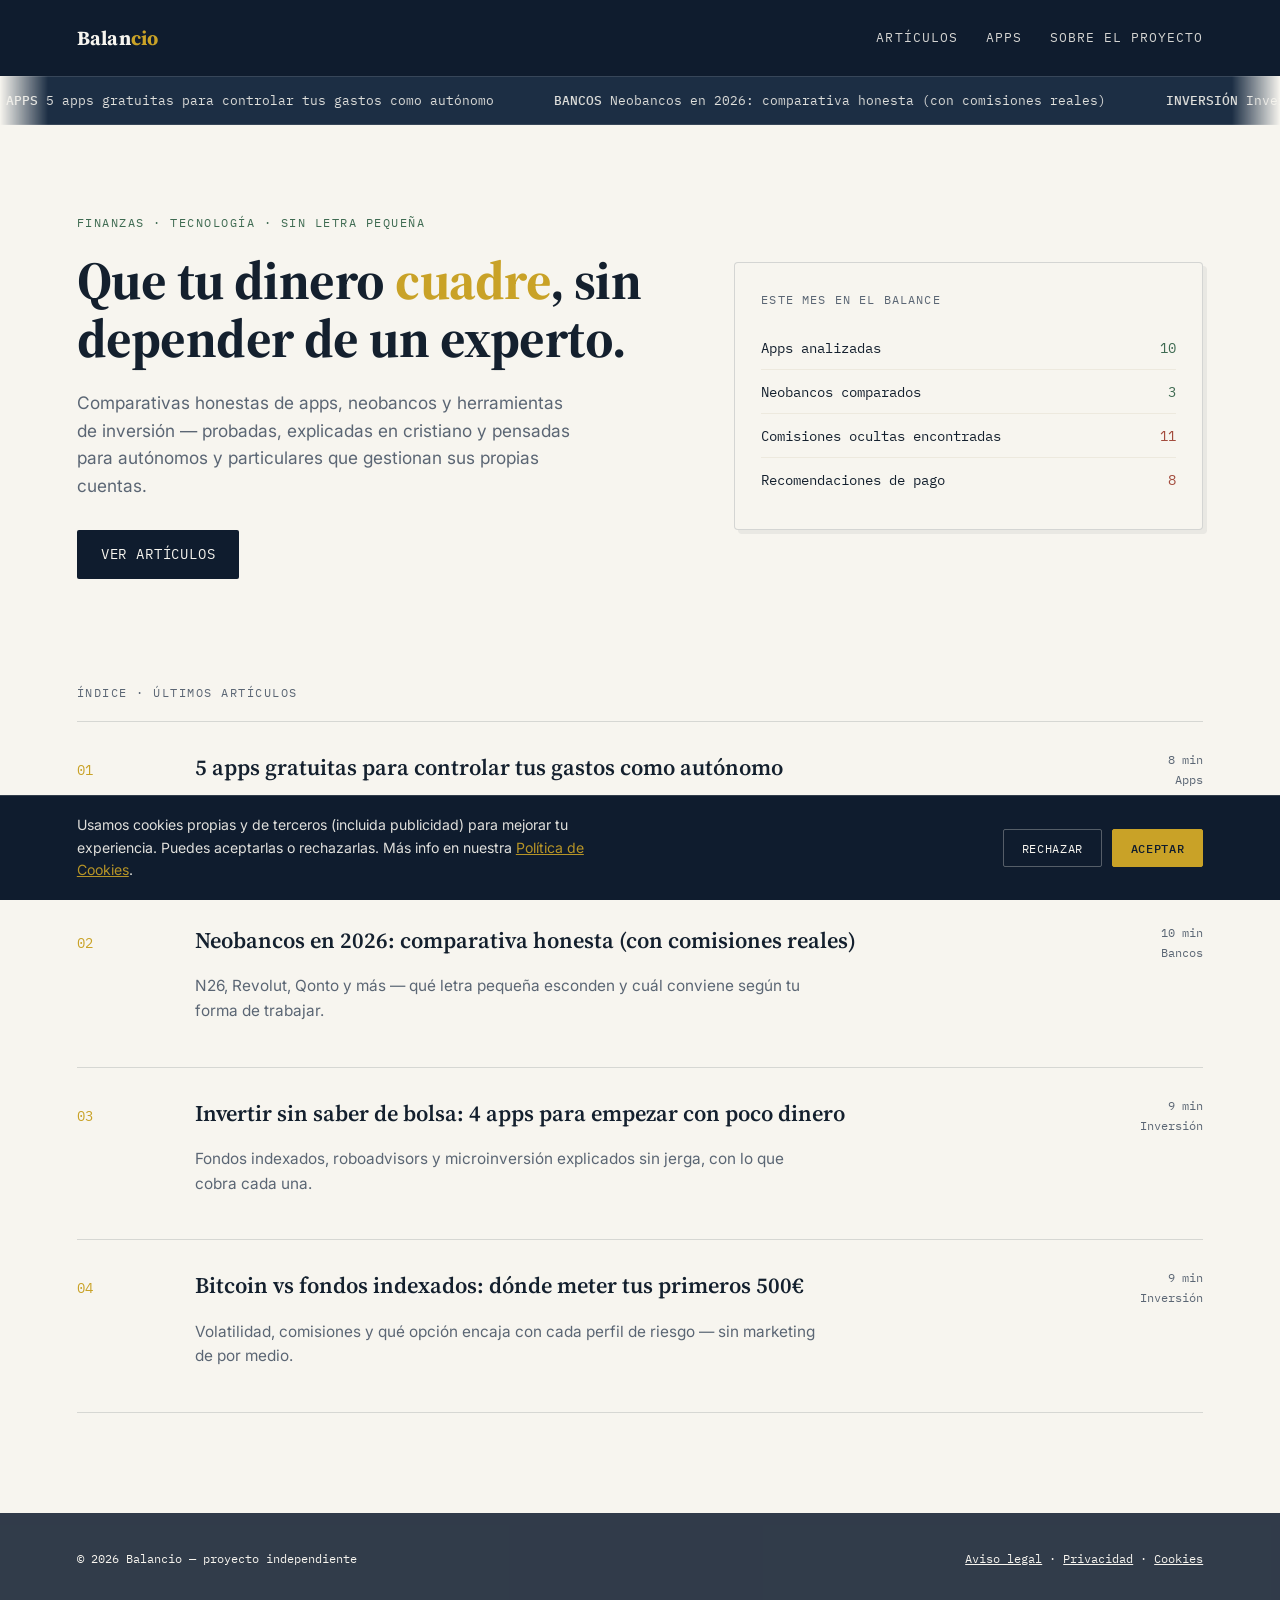
<file: index.html>
<!DOCTYPE html>
<html lang="es">
<head>
<meta charset="UTF-8">
<meta name="viewport" content="width=device-width, initial-scale=1.0">
<title>Balancio — Finanzas y apps sin letra pequeña</title>
<meta name="description" content="Guías, comparativas y reviews honestas de apps de finanzas, ahorro e inversión para autónomos y particulares.">
<meta name="google-site-verification" content="xk7yFLM0-Xu0L5zzfnEkBmetQh_E3vyvd4DlVmJ8Zas" />
<link rel="stylesheet" href="style.css">
<script>document.documentElement.classList.add('has-js');</script>
</head>
<body>

<nav class="nav">
  <a href="index.html" class="nav__logo">Balan<span>cio</span></a>
  <ul class="nav__links">
    <li><a href="#articulos">Artículos</a></li>
    <li><a href="articulos/apps-gastos-autonomos.html">Apps</a></li>
    <li><a href="#sobre-mi">Sobre el proyecto</a></li>
  </ul>
</nav>

<div class="ticker" aria-hidden="true">
  <div class="ticker__track" id="ticker-track"></div>
</div>


<section class="hero">
  <div data-reveal>
    <p class="hero__eyebrow">Finanzas · Tecnología · Sin letra pequeña</p>
    <h1>Que tu dinero <em>cuadre</em>, sin depender de un experto.</h1>
    <p class="lede">Comparativas honestas de apps, neobancos y herramientas de inversión — probadas, explicadas en cristiano y pensadas para autónomos y particulares que gestionan sus propias cuentas.</p>
    <a class="btn" href="#articulos">Ver artículos</a>
  </div>
  <div class="ledger-card" data-reveal style="transition-delay:0.15s">
    <p class="ledger-card__title">Este mes en el balance</p>
    <div class="ledger-row"><span>Apps analizadas</span><span id="stat-apps" class="val up" data-count-to="0">0</span></div>
    <div class="ledger-row"><span>Neobancos comparados</span><span id="stat-neobancos" class="val up" data-count-to="0">0</span></div>
    <div class="ledger-row"><span>Comisiones ocultas encontradas</span><span id="stat-comisiones" class="val down" data-count-to="0">0</span></div>
    <div class="ledger-row"><span>Recomendaciones de pago</span><span id="stat-recomendaciones" class="val down" data-count-to="0">0</span></div>
  </div>
</section>

<p class="section-label" id="articulos">Índice · Últimos artículos</p>
<div class="articles" data-reveal-list>

  <a class="article-row" href="articulos/apps-gastos-autonomos.html">
    <span class="article-row__no">01</span>
    <span>
      <p class="article-row__title">5 apps gratuitas para controlar tus gastos como autónomo</p>
      <p class="article-row__excerpt">Sin hojas de cálculo eternas: qué apps usar según si facturas poco, mucho, o simplemente odias la contabilidad.</p>
    </span>
    <span class="article-row__meta">8 min<br>Apps</span>
  </a>

  <a class="article-row" href="articulos/neobancos-comparativa.html">
    <span class="article-row__no">02</span>
    <span>
      <p class="article-row__title">Neobancos en 2026: comparativa honesta (con comisiones reales)</p>
      <p class="article-row__excerpt">N26, Revolut, Qonto y más — qué letra pequeña esconden y cuál conviene según tu forma de trabajar.</p>
    </span>
    <span class="article-row__meta">10 min<br>Bancos</span>
  </a>

  <a class="article-row" href="articulos/apps-inversion-principiantes.html">
    <span class="article-row__no">03</span>
    <span>
      <p class="article-row__title">Invertir sin saber de bolsa: 4 apps para empezar con poco dinero</p>
      <p class="article-row__excerpt">Fondos indexados, roboadvisors y microinversión explicados sin jerga, con lo que cobra cada una.</p>
    </span>
    <span class="article-row__meta">9 min<br>Inversión</span>
  </a>

  <a class="article-row" href="articulos/bitcoin-vs-fondos-indexados.html">
    <span class="article-row__no">04</span>
    <span>
      <p class="article-row__title">Bitcoin vs fondos indexados: dónde meter tus primeros 500€</p>
      <p class="article-row__excerpt">Volatilidad, comisiones y qué opción encaja con cada perfil de riesgo — sin marketing de por medio.</p>
    </span>
    <span class="article-row__meta">9 min<br>Inversión</span>
  </a>

</div>

<footer id="sobre-mi">
  <span>© 2026 Balancio — proyecto independiente</span>
  <span><a href="legal/aviso-legal.html">Aviso legal</a> · <a href="legal/politica-privacidad.html">Privacidad</a> · <a href="legal/politica-cookies.html">Cookies</a></span>
</footer>

<div class="cookie-banner" id="cookie-banner" hidden>
  <p>Usamos cookies propias y de terceros (incluida publicidad) para mejorar tu experiencia. Puedes aceptarlas o rechazarlas. Más info en nuestra <a href="legal/politica-cookies.html">Política de Cookies</a>.</p>
  <div class="cookie-banner__actions">
    <button class="reject" id="cookie-reject">Rechazar</button>
    <button class="accept" id="cookie-accept">Aceptar</button>
  </div>
</div>
<script src="stats.js"></script>
<script src="cookies.js"></script>
<script src="animations.js"></script>

</body>
</html>
</file>
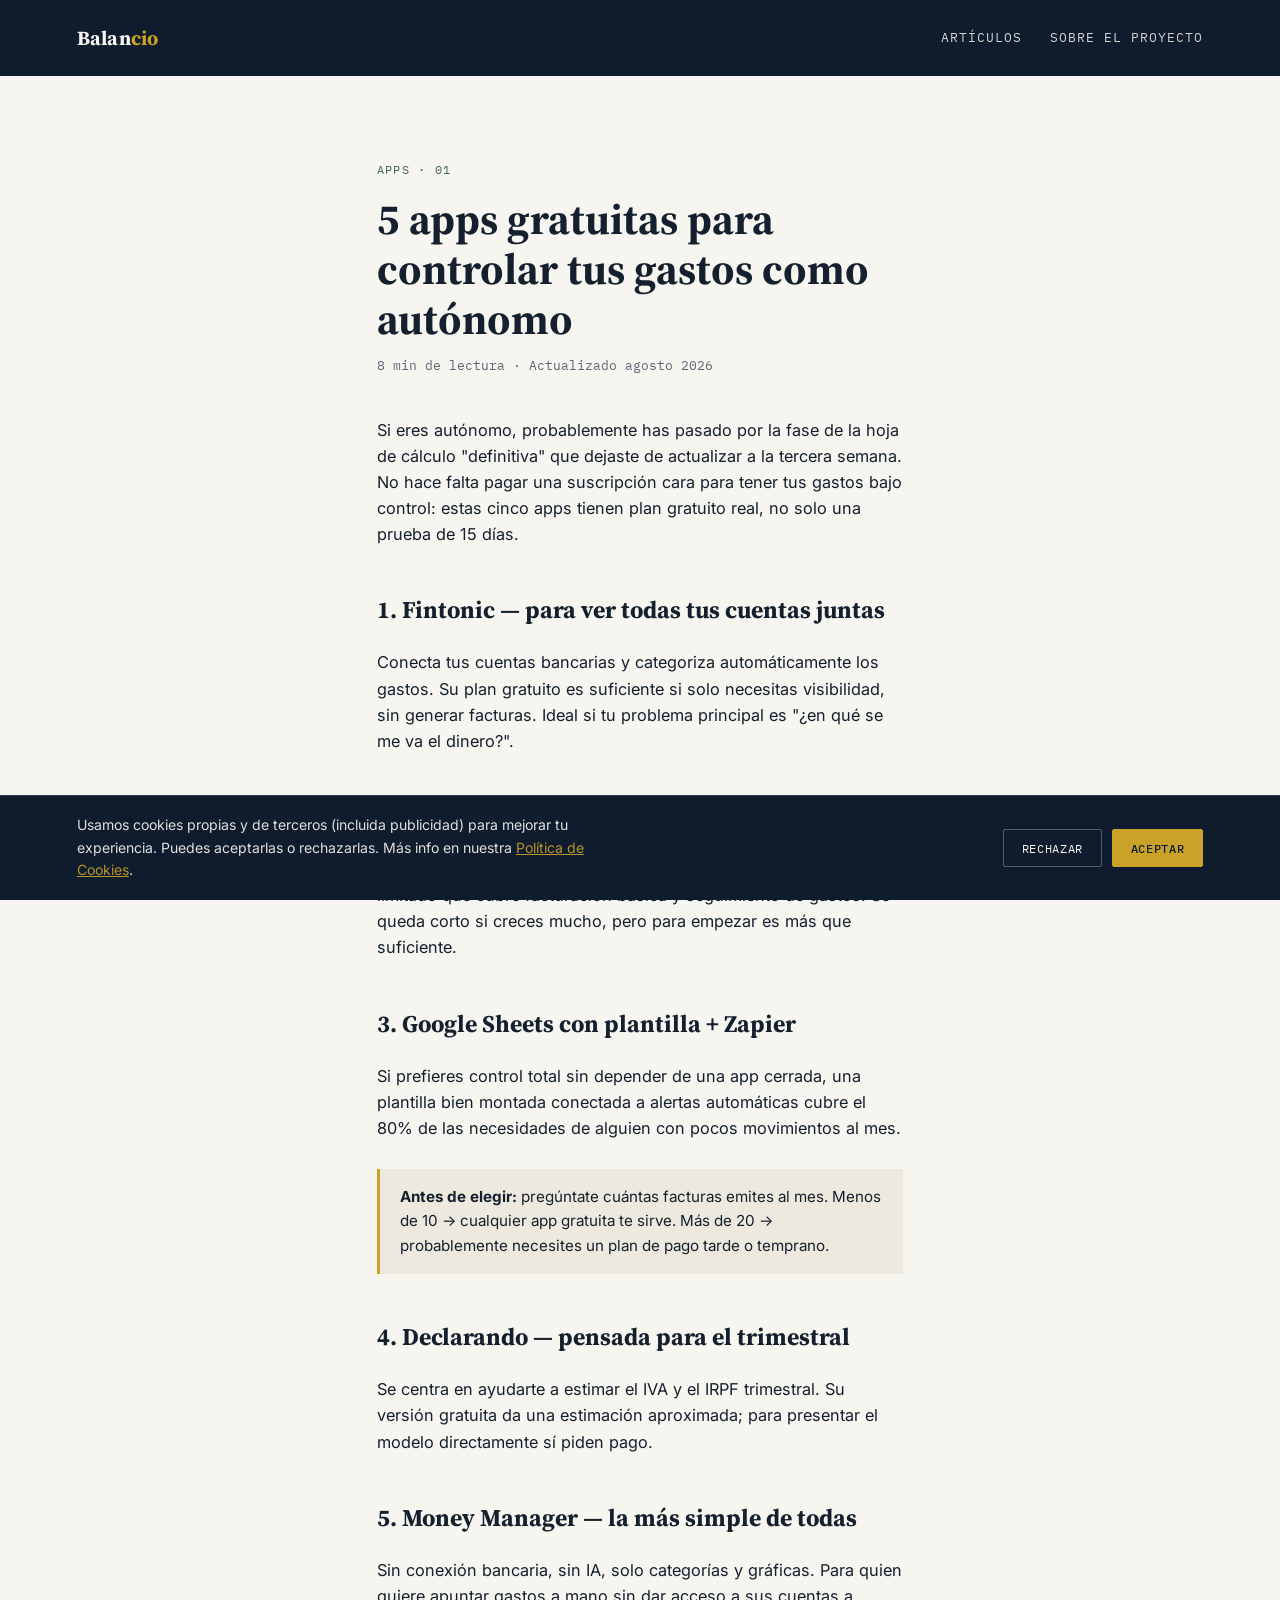
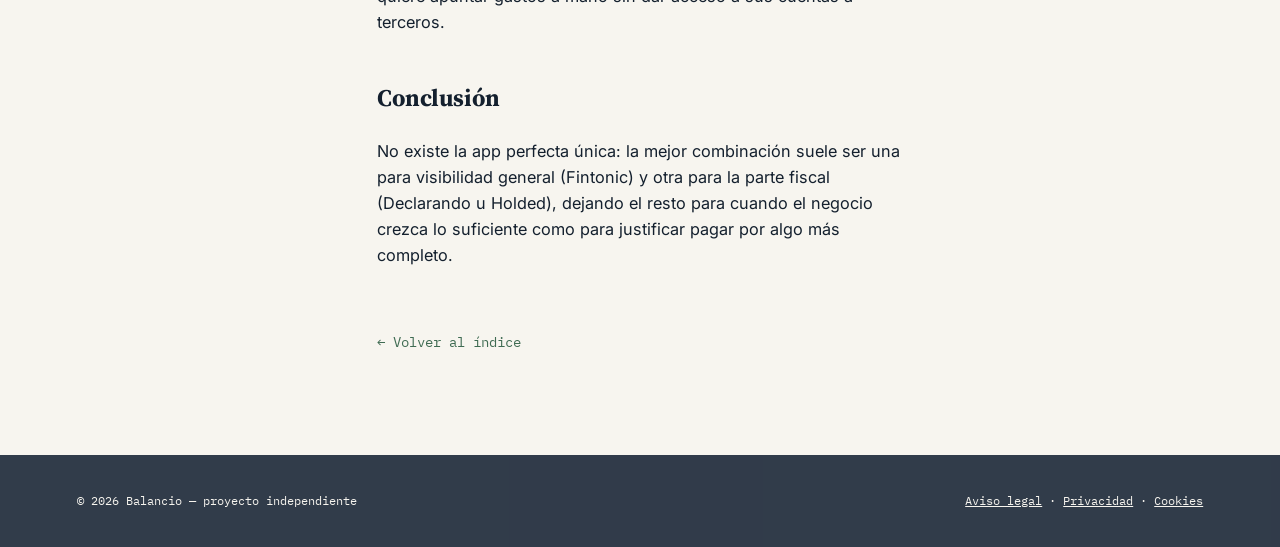
<file: articulos/apps-gastos-autonomos.html>
<!DOCTYPE html>
<html lang="es">
<head>
<meta charset="UTF-8">
<meta name="viewport" content="width=device-width, initial-scale=1.0">
<title>5 apps gratuitas para controlar tus gastos como autónomo — Balancio</title>
<meta name="description" content="Comparativa de apps gratuitas para que un autónomo controle gastos, facturas e IVA sin hojas de cálculo.">
<link rel="stylesheet" href="../style.css">
<script>document.documentElement.classList.add('has-js');</script>
</head>
<body>

<nav class="nav">
  <a href="../index.html" class="nav__logo">Balan<span>cio</span></a>
  <ul class="nav__links">
    <li><a href="../index.html#articulos">Artículos</a></li>
    <li><a href="../index.html#sobre-mi">Sobre el proyecto</a></li>
  </ul>
</nav>

<article class="article-page" data-reveal>
  <p class="eyebrow">Apps · 01</p>
  <h1>5 apps gratuitas para controlar tus gastos como autónomo</h1>
  <p class="meta">8 min de lectura · Actualizado agosto 2026</p>

  <p>Si eres autónomo, probablemente has pasado por la fase de la hoja de cálculo "definitiva" que dejaste de actualizar a la tercera semana. No hace falta pagar una suscripción cara para tener tus gastos bajo control: estas cinco apps tienen plan gratuito real, no solo una prueba de 15 días.</p>

  <h2>1. Fintonic — para ver todas tus cuentas juntas</h2>
  <p>Conecta tus cuentas bancarias y categoriza automáticamente los gastos. Su plan gratuito es suficiente si solo necesitas visibilidad, sin generar facturas. Ideal si tu problema principal es "¿en qué se me va el dinero?".</p>

  <h2>2. Holded — cuando ya facturas a clientes</h2>
  <p>En cuanto empiezas a emitir facturas, Holded tiene un plan gratuito limitado que cubre facturación básica y seguimiento de gastos. Se queda corto si creces mucho, pero para empezar es más que suficiente.</p>

  <h2>3. Google Sheets con plantilla + Zapier</h2>
  <p>Si prefieres control total sin depender de una app cerrada, una plantilla bien montada conectada a alertas automáticas cubre el 80% de las necesidades de alguien con pocos movimientos al mes.</p>

  <div class="callout">
    <strong>Antes de elegir:</strong> pregúntate cuántas facturas emites al mes. Menos de 10 → cualquier app gratuita te sirve. Más de 20 → probablemente necesites un plan de pago tarde o temprano.
  </div>

  <h2>4. Declarando — pensada para el trimestral</h2>
  <p>Se centra en ayudarte a estimar el IVA y el IRPF trimestral. Su versión gratuita da una estimación aproximada; para presentar el modelo directamente sí piden pago.</p>

  <h2>5. Money Manager — la más simple de todas</h2>
  <p>Sin conexión bancaria, sin IA, solo categorías y gráficas. Para quien quiere apuntar gastos a mano sin dar acceso a sus cuentas a terceros.</p>

  <h2>Conclusión</h2>
  <p>No existe la app perfecta única: la mejor combinación suele ser una para visibilidad general (Fintonic) y otra para la parte fiscal (Declarando u Holded), dejando el resto para cuando el negocio crezca lo suficiente como para justificar pagar por algo más completo.</p>

  <a class="back-link" href="../index.html#articulos">← Volver al índice</a>
</article>

<footer>
  <span>© 2026 Balancio — proyecto independiente</span>
  <span><a href="../legal/aviso-legal.html">Aviso legal</a> · <a href="../legal/politica-privacidad.html">Privacidad</a> · <a href="../legal/politica-cookies.html">Cookies</a></span>
</footer>

<div class="cookie-banner" id="cookie-banner" hidden>
  <p>Usamos cookies propias y de terceros (incluida publicidad) para mejorar tu experiencia. Puedes aceptarlas o rechazarlas. Más info en nuestra <a href="../legal/politica-cookies.html">Política de Cookies</a>.</p>
  <div class="cookie-banner__actions">
    <button class="reject" id="cookie-reject">Rechazar</button>
    <button class="accept" id="cookie-accept">Aceptar</button>
  </div>
</div>
<script src="../cookies.js"></script>
<script src="../animations.js"></script>

</body>
</html>
</file>
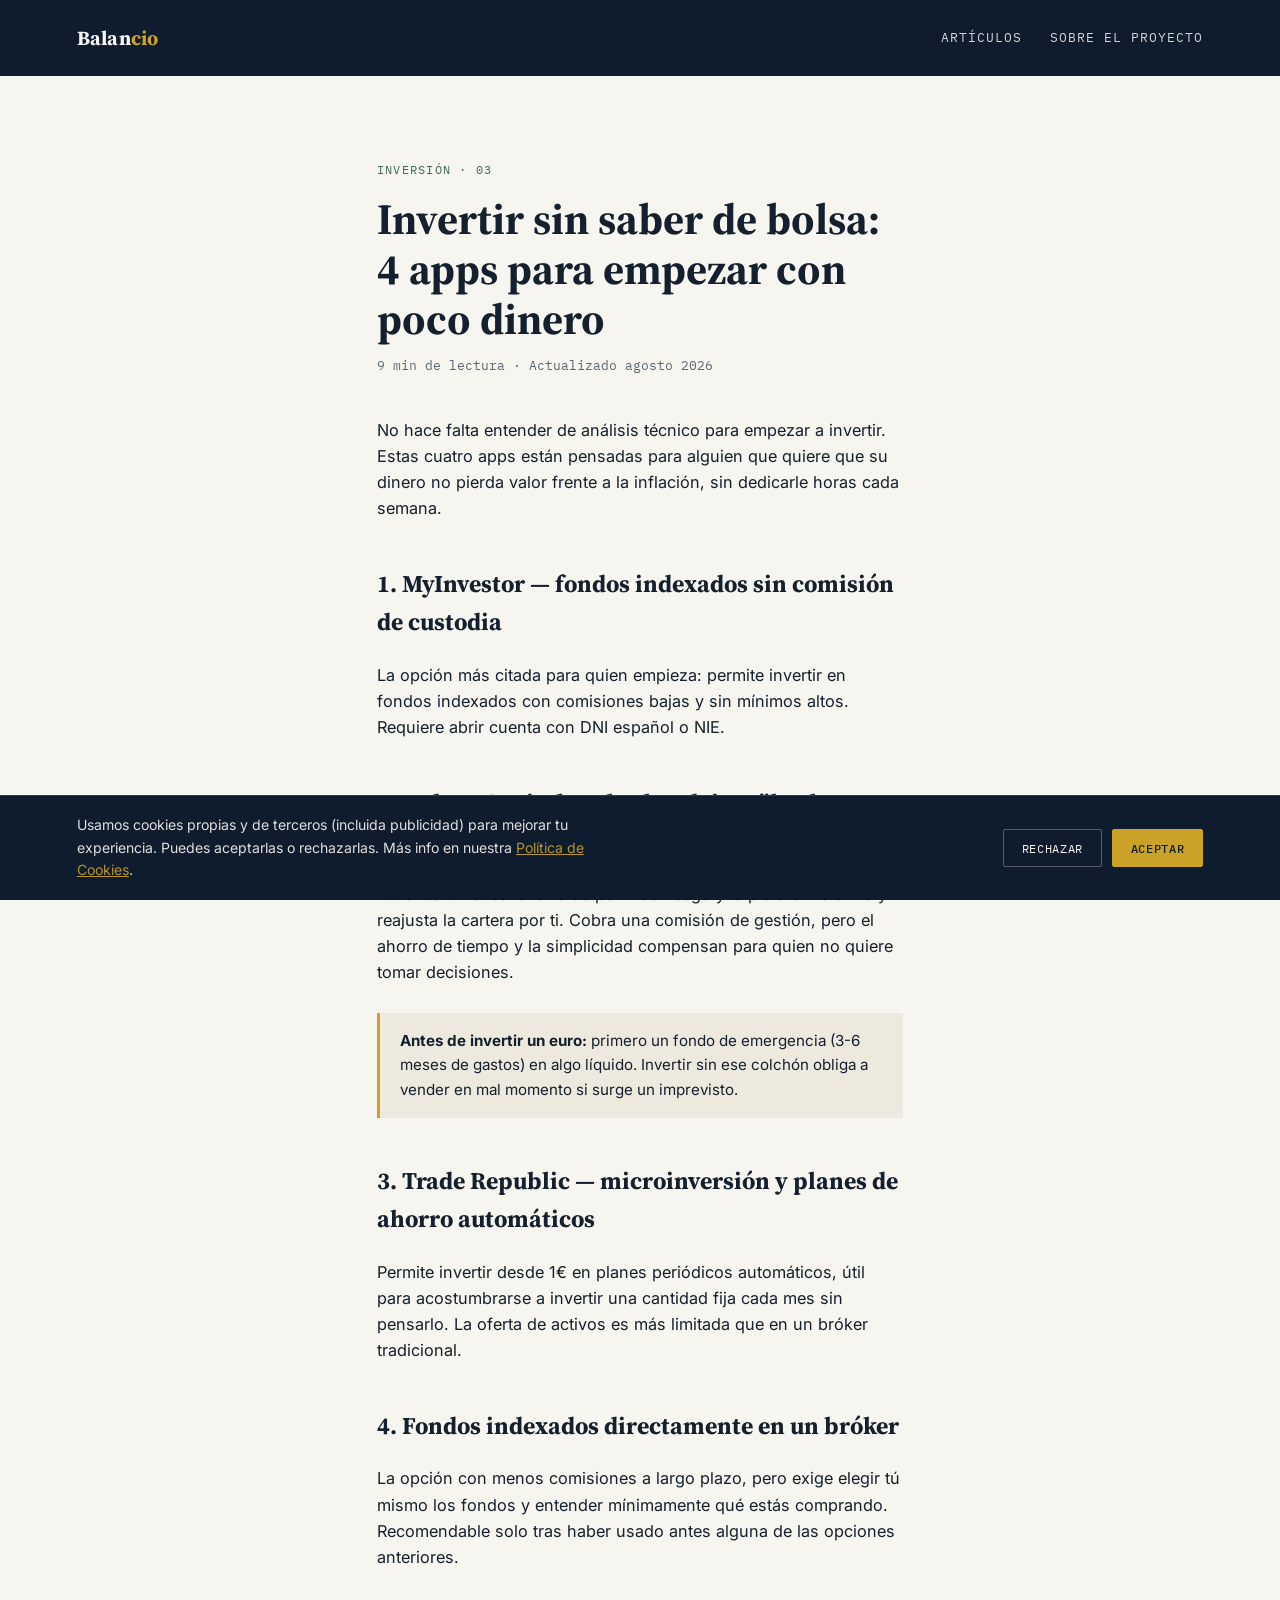
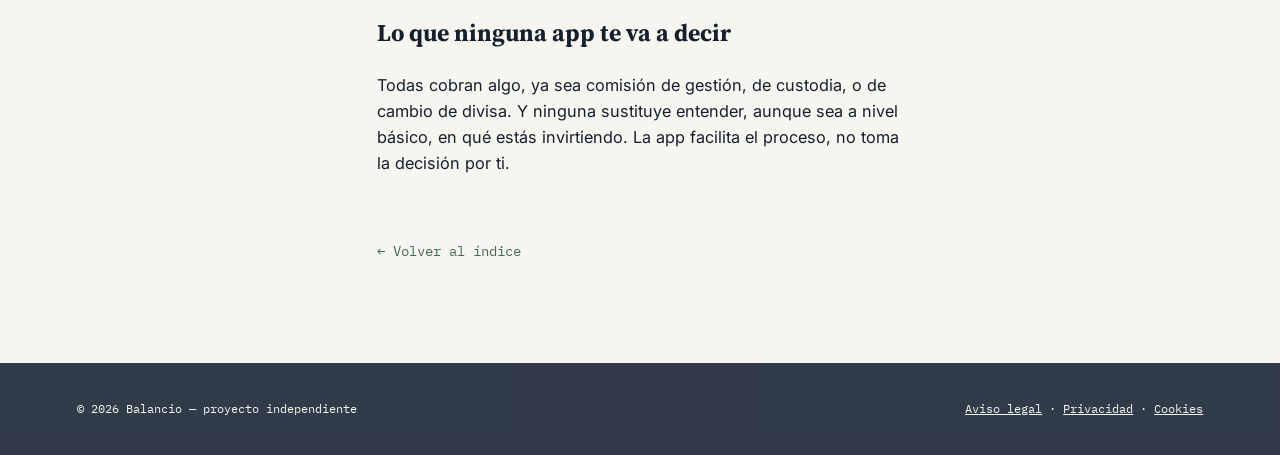
<file: articulos/apps-inversion-principiantes.html>
<!DOCTYPE html>
<html lang="es">
<head>
<meta charset="UTF-8">
<meta name="viewport" content="width=device-width, initial-scale=1.0">
<title>Invertir sin saber de bolsa: 4 apps para empezar — Balancio</title>
<meta name="description" content="Apps de inversión para principiantes: fondos indexados, roboadvisors y microinversión explicados sin jerga.">
<link rel="stylesheet" href="../style.css">
<script>document.documentElement.classList.add('has-js');</script>
</head>
<body>

<nav class="nav">
  <a href="../index.html" class="nav__logo">Balan<span>cio</span></a>
  <ul class="nav__links">
    <li><a href="../index.html#articulos">Artículos</a></li>
    <li><a href="../index.html#sobre-mi">Sobre el proyecto</a></li>
  </ul>
</nav>

<article class="article-page" data-reveal>
  <p class="eyebrow">Inversión · 03</p>
  <h1>Invertir sin saber de bolsa: 4 apps para empezar con poco dinero</h1>
  <p class="meta">9 min de lectura · Actualizado agosto 2026</p>

  <p>No hace falta entender de análisis técnico para empezar a invertir. Estas cuatro apps están pensadas para alguien que quiere que su dinero no pierda valor frente a la inflación, sin dedicarle horas cada semana.</p>

  <h2>1. MyInvestor — fondos indexados sin comisión de custodia</h2>
  <p>La opción más citada para quien empieza: permite invertir en fondos indexados con comisiones bajas y sin mínimos altos. Requiere abrir cuenta con DNI español o NIE.</p>

  <h2>2. Indexa Capital — el roboadvisor "hazlo y olvídate"</h2>
  <p>Rellenas un cuestionario de perfil de riesgo y la plataforma arma y reajusta la cartera por ti. Cobra una comisión de gestión, pero el ahorro de tiempo y la simplicidad compensan para quien no quiere tomar decisiones.</p>

  <div class="callout">
    <strong>Antes de invertir un euro:</strong> primero un fondo de emergencia (3-6 meses de gastos) en algo líquido. Invertir sin ese colchón obliga a vender en mal momento si surge un imprevisto.
  </div>

  <h2>3. Trade Republic — microinversión y planes de ahorro automáticos</h2>
  <p>Permite invertir desde 1€ en planes periódicos automáticos, útil para acostumbrarse a invertir una cantidad fija cada mes sin pensarlo. La oferta de activos es más limitada que en un bróker tradicional.</p>

  <h2>4. Fondos indexados directamente en un bróker</h2>
  <p>La opción con menos comisiones a largo plazo, pero exige elegir tú mismo los fondos y entender mínimamente qué estás comprando. Recomendable solo tras haber usado antes alguna de las opciones anteriores.</p>

  <h2>Lo que ninguna app te va a decir</h2>
  <p>Todas cobran algo, ya sea comisión de gestión, de custodia, o de cambio de divisa. Y ninguna sustituye entender, aunque sea a nivel básico, en qué estás invirtiendo. La app facilita el proceso, no toma la decisión por ti.</p>

  <a class="back-link" href="../index.html#articulos">← Volver al índice</a>
</article>

<footer>
  <span>© 2026 Balancio — proyecto independiente</span>
  <span><a href="../legal/aviso-legal.html">Aviso legal</a> · <a href="../legal/politica-privacidad.html">Privacidad</a> · <a href="../legal/politica-cookies.html">Cookies</a></span>
</footer>

<div class="cookie-banner" id="cookie-banner" hidden>
  <p>Usamos cookies propias y de terceros (incluida publicidad) para mejorar tu experiencia. Puedes aceptarlas o rechazarlas. Más info en nuestra <a href="../legal/politica-cookies.html">Política de Cookies</a>.</p>
  <div class="cookie-banner__actions">
    <button class="reject" id="cookie-reject">Rechazar</button>
    <button class="accept" id="cookie-accept">Aceptar</button>
  </div>
</div>
<script src="../cookies.js"></script>
<script src="../animations.js"></script>

</body>
</html>
</file>
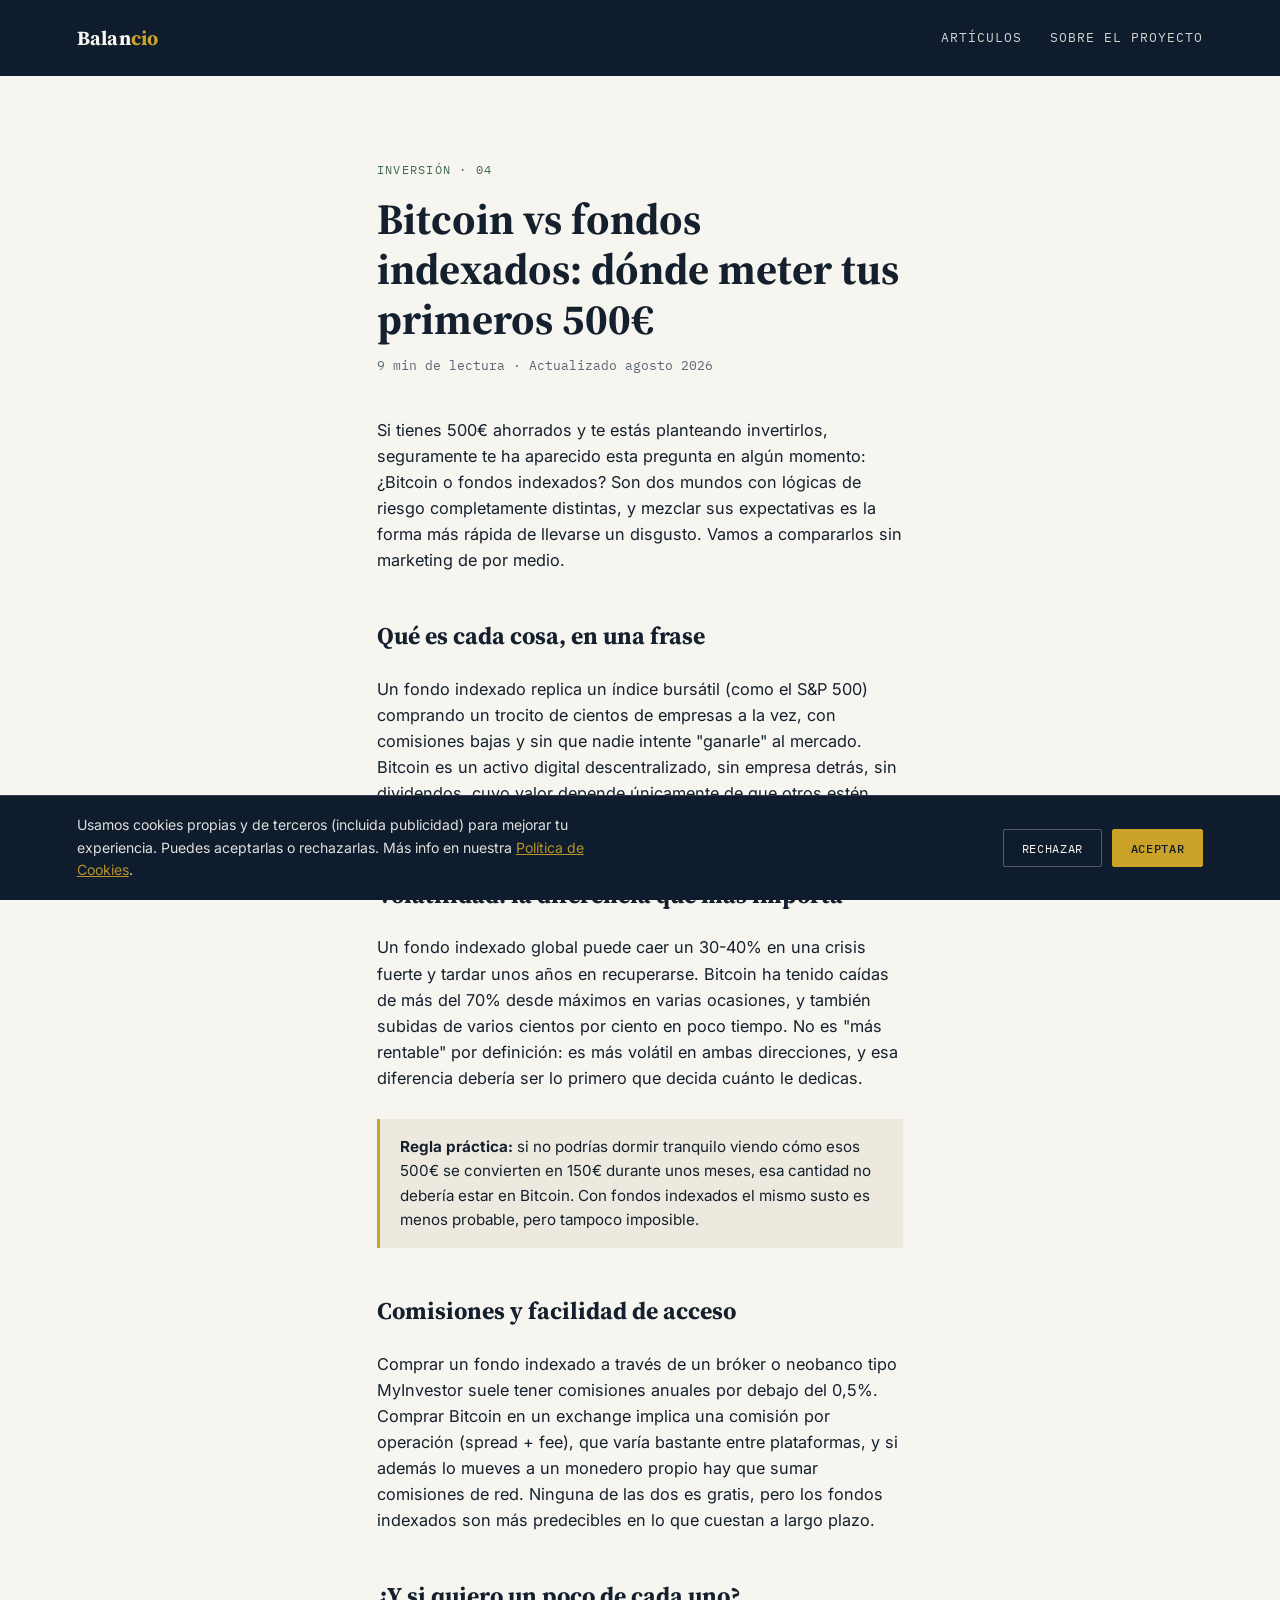
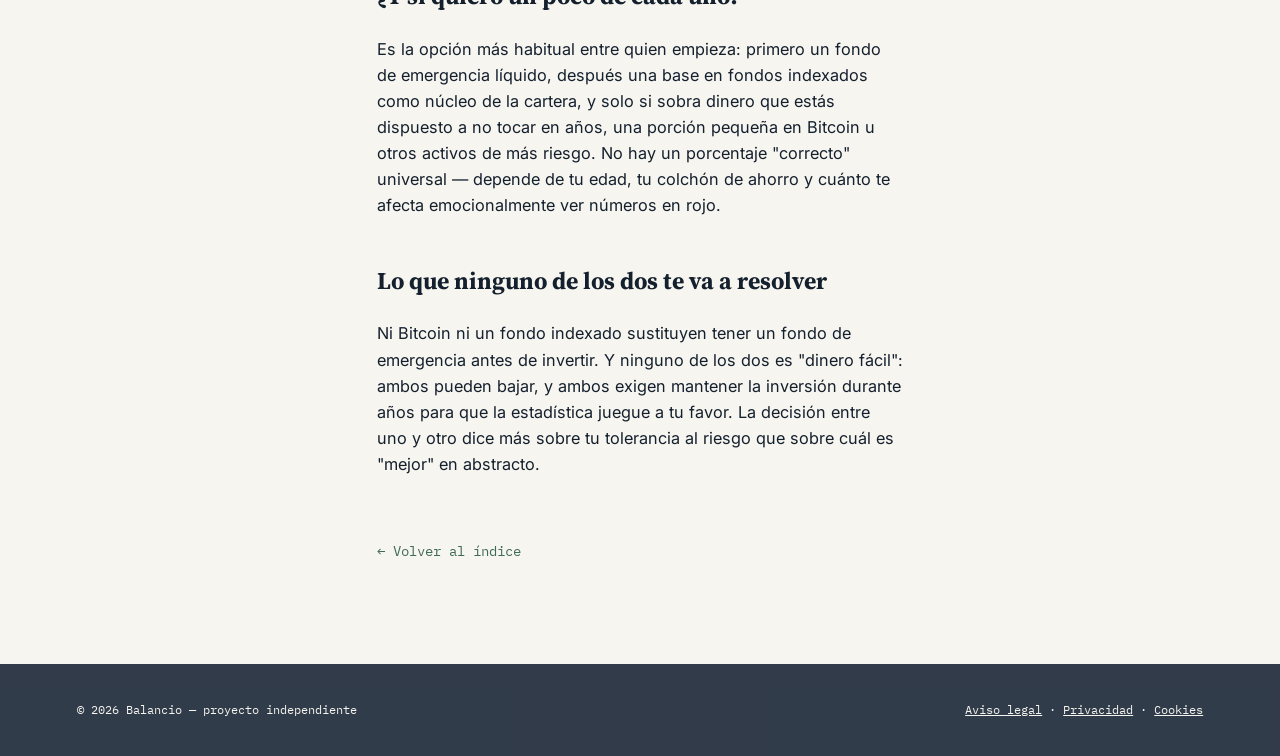
<file: articulos/bitcoin-vs-fondos-indexados.html>
<!DOCTYPE html>
<html lang="es">
<head>
<meta charset="UTF-8">
<meta name="viewport" content="width=device-width, initial-scale=1.0">
<title>Bitcoin vs fondos indexados: dónde meter tus primeros 500€ — Balancio</title>
<meta name="description" content="Comparativa honesta entre Bitcoin y fondos indexados para quien empieza a invertir: volatilidad, comisiones y qué opción encaja con cada perfil.">
<link rel="stylesheet" href="../style.css">
<script>document.documentElement.classList.add('has-js');</script>
</head>
<body>

<nav class="nav">
  <a href="../index.html" class="nav__logo">Balan<span>cio</span></a>
  <ul class="nav__links">
    <li><a href="../index.html#articulos">Artículos</a></li>
    <li><a href="../index.html#sobre-mi">Sobre el proyecto</a></li>
  </ul>
</nav>

<article class="article-page" data-reveal>
  <p class="eyebrow">Inversión · 04</p>
  <h1>Bitcoin vs fondos indexados: dónde meter tus primeros 500€</h1>
  <p class="meta">9 min de lectura · Actualizado agosto 2026</p>

  <p>Si tienes 500€ ahorrados y te estás planteando invertirlos, seguramente te ha aparecido esta pregunta en algún momento: ¿Bitcoin o fondos indexados? Son dos mundos con lógicas de riesgo completamente distintas, y mezclar sus expectativas es la forma más rápida de llevarse un disgusto. Vamos a compararlos sin marketing de por medio.</p>

  <h2>Qué es cada cosa, en una frase</h2>
  <p>Un fondo indexado replica un índice bursátil (como el S&amp;P 500) comprando un trocito de cientos de empresas a la vez, con comisiones bajas y sin que nadie intente "ganarle" al mercado. Bitcoin es un activo digital descentralizado, sin empresa detrás, sin dividendos, cuyo valor depende únicamente de que otros estén dispuestos a pagar más por él en el futuro.</p>

  <h2>Volatilidad: la diferencia que más importa</h2>
  <p>Un fondo indexado global puede caer un 30-40% en una crisis fuerte y tardar unos años en recuperarse. Bitcoin ha tenido caídas de más del 70% desde máximos en varias ocasiones, y también subidas de varios cientos por ciento en poco tiempo. No es "más rentable" por definición: es más volátil en ambas direcciones, y esa diferencia debería ser lo primero que decida cuánto le dedicas.</p>

  <div class="callout">
    <strong>Regla práctica:</strong> si no podrías dormir tranquilo viendo cómo esos 500€ se convierten en 150€ durante unos meses, esa cantidad no debería estar en Bitcoin. Con fondos indexados el mismo susto es menos probable, pero tampoco imposible.
  </div>

  <h2>Comisiones y facilidad de acceso</h2>
  <p>Comprar un fondo indexado a través de un bróker o neobanco tipo MyInvestor suele tener comisiones anuales por debajo del 0,5%. Comprar Bitcoin en un exchange implica una comisión por operación (spread + fee), que varía bastante entre plataformas, y si además lo mueves a un monedero propio hay que sumar comisiones de red. Ninguna de las dos es gratis, pero los fondos indexados son más predecibles en lo que cuestan a largo plazo.</p>

  <h2>¿Y si quiero un poco de cada uno?</h2>
  <p>Es la opción más habitual entre quien empieza: primero un fondo de emergencia líquido, después una base en fondos indexados como núcleo de la cartera, y solo si sobra dinero que estás dispuesto a no tocar en años, una porción pequeña en Bitcoin u otros activos de más riesgo. No hay un porcentaje "correcto" universal — depende de tu edad, tu colchón de ahorro y cuánto te afecta emocionalmente ver números en rojo.</p>

  <h2>Lo que ninguno de los dos te va a resolver</h2>
  <p>Ni Bitcoin ni un fondo indexado sustituyen tener un fondo de emergencia antes de invertir. Y ninguno de los dos es "dinero fácil": ambos pueden bajar, y ambos exigen mantener la inversión durante años para que la estadística juegue a tu favor. La decisión entre uno y otro dice más sobre tu tolerancia al riesgo que sobre cuál es "mejor" en abstracto.</p>

  <a class="back-link" href="../index.html#articulos">← Volver al índice</a>
</article>

<footer>
  <span>© 2026 Balancio — proyecto independiente</span>
  <span><a href="../legal/aviso-legal.html">Aviso legal</a> · <a href="../legal/politica-privacidad.html">Privacidad</a> · <a href="../legal/politica-cookies.html">Cookies</a></span>
</footer>

<div class="cookie-banner" id="cookie-banner" hidden>
  <p>Usamos cookies propias y de terceros (incluida publicidad) para mejorar tu experiencia. Puedes aceptarlas o rechazarlas. Más info en nuestra <a href="../legal/politica-cookies.html">Política de Cookies</a>.</p>
  <div class="cookie-banner__actions">
    <button class="reject" id="cookie-reject">Rechazar</button>
    <button class="accept" id="cookie-accept">Aceptar</button>
  </div>
</div>
<script src="../cookies.js"></script>
<script src="../animations.js"></script>

</body>
</html>
</file>
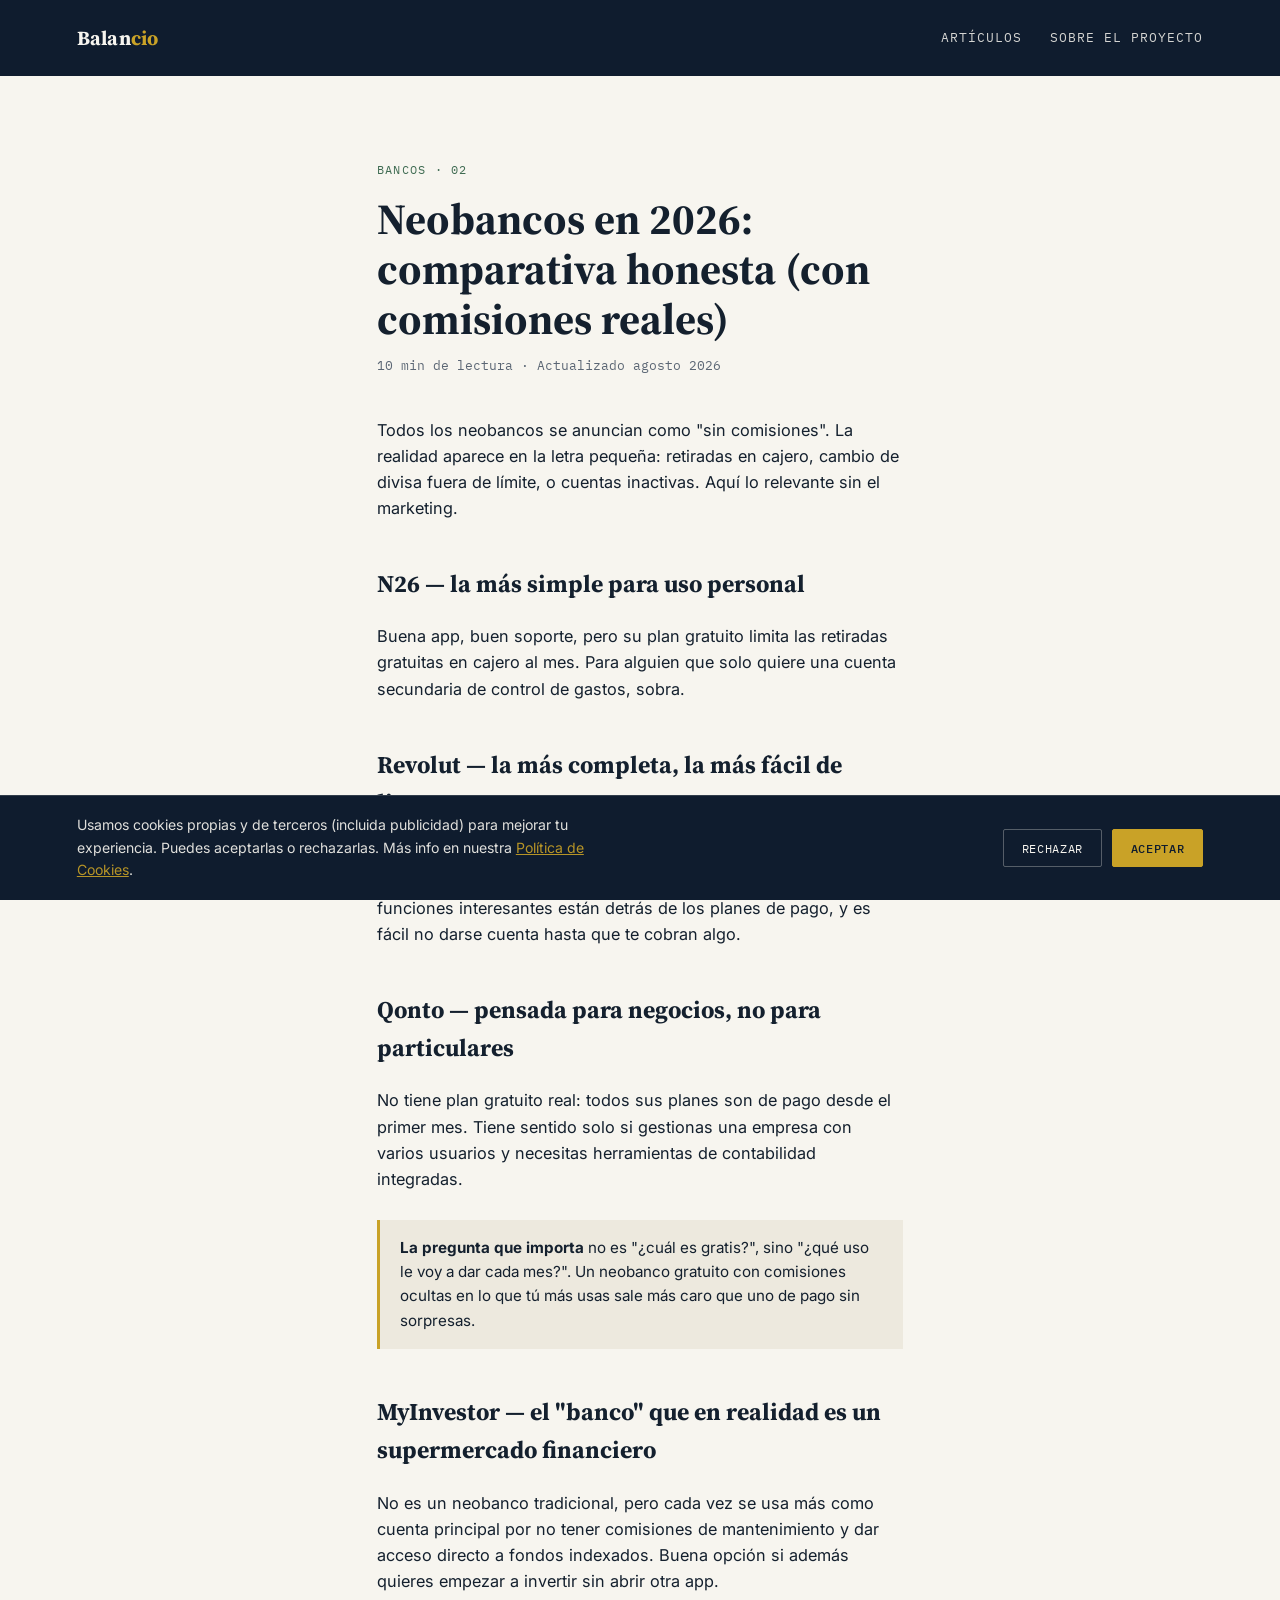
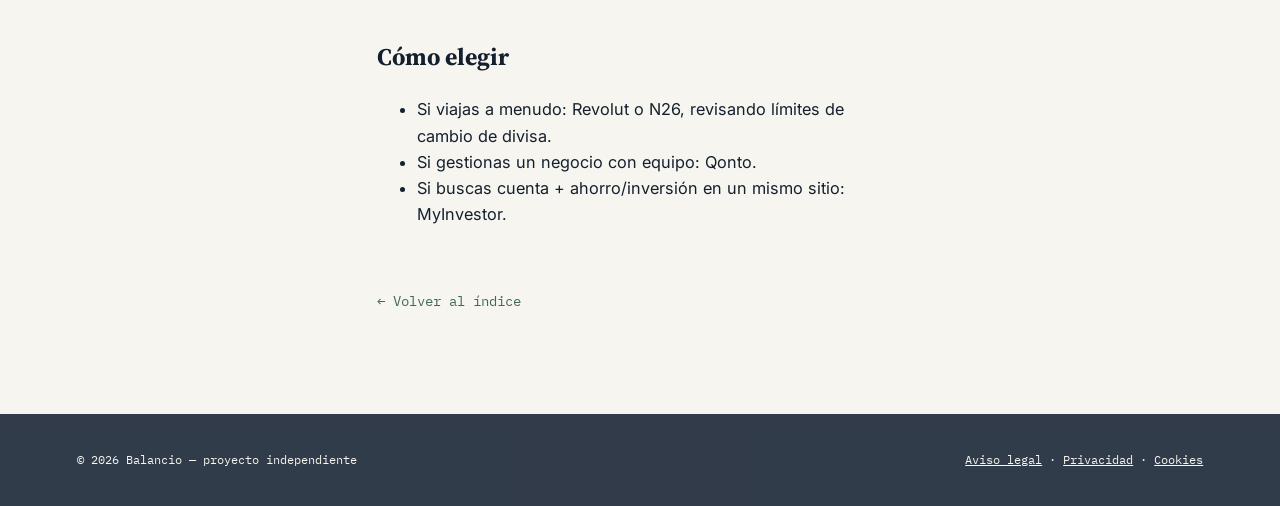
<file: articulos/neobancos-comparativa.html>
<!DOCTYPE html>
<html lang="es">
<head>
<meta charset="UTF-8">
<meta name="viewport" content="width=device-width, initial-scale=1.0">
<title>Neobancos en 2026: comparativa honesta — Balancio</title>
<meta name="description" content="Comparativa de comisiones reales entre N26, Revolut y Qonto para autónomos y particulares.">
<link rel="stylesheet" href="../style.css">
<script>document.documentElement.classList.add('has-js');</script>
</head>
<body>

<nav class="nav">
  <a href="../index.html" class="nav__logo">Balan<span>cio</span></a>
  <ul class="nav__links">
    <li><a href="../index.html#articulos">Artículos</a></li>
    <li><a href="../index.html#sobre-mi">Sobre el proyecto</a></li>
  </ul>
</nav>

<article class="article-page" data-reveal>
  <p class="eyebrow">Bancos · 02</p>
  <h1>Neobancos en 2026: comparativa honesta (con comisiones reales)</h1>
  <p class="meta">10 min de lectura · Actualizado agosto 2026</p>

  <p>Todos los neobancos se anuncian como "sin comisiones". La realidad aparece en la letra pequeña: retiradas en cajero, cambio de divisa fuera de límite, o cuentas inactivas. Aquí lo relevante sin el marketing.</p>

  <h2>N26 — la más simple para uso personal</h2>
  <p>Buena app, buen soporte, pero su plan gratuito limita las retiradas gratuitas en cajero al mes. Para alguien que solo quiere una cuenta secundaria de control de gastos, sobra.</p>

  <h2>Revolut — la más completa, la más fácil de liarse</h2>
  <p>Multidivisa, cripto, acciones fraccionadas, seguros de viaje... todo en la misma app. El plan gratuito es generoso, pero muchas funciones interesantes están detrás de los planes de pago, y es fácil no darse cuenta hasta que te cobran algo.</p>

  <h2>Qonto — pensada para negocios, no para particulares</h2>
  <p>No tiene plan gratuito real: todos sus planes son de pago desde el primer mes. Tiene sentido solo si gestionas una empresa con varios usuarios y necesitas herramientas de contabilidad integradas.</p>

  <div class="callout">
    <strong>La pregunta que importa</strong> no es "¿cuál es gratis?", sino "¿qué uso le voy a dar cada mes?". Un neobanco gratuito con comisiones ocultas en lo que tú más usas sale más caro que uno de pago sin sorpresas.
  </div>

  <h2>MyInvestor — el "banco" que en realidad es un supermercado financiero</h2>
  <p>No es un neobanco tradicional, pero cada vez se usa más como cuenta principal por no tener comisiones de mantenimiento y dar acceso directo a fondos indexados. Buena opción si además quieres empezar a invertir sin abrir otra app.</p>

  <h2>Cómo elegir</h2>
  <ul>
    <li>Si viajas a menudo: Revolut o N26, revisando límites de cambio de divisa.</li>
    <li>Si gestionas un negocio con equipo: Qonto.</li>
    <li>Si buscas cuenta + ahorro/inversión en un mismo sitio: MyInvestor.</li>
  </ul>

  <a class="back-link" href="../index.html#articulos">← Volver al índice</a>
</article>

<footer>
  <span>© 2026 Balancio — proyecto independiente</span>
  <span><a href="../legal/aviso-legal.html">Aviso legal</a> · <a href="../legal/politica-privacidad.html">Privacidad</a> · <a href="../legal/politica-cookies.html">Cookies</a></span>
</footer>

<div class="cookie-banner" id="cookie-banner" hidden>
  <p>Usamos cookies propias y de terceros (incluida publicidad) para mejorar tu experiencia. Puedes aceptarlas o rechazarlas. Más info en nuestra <a href="../legal/politica-cookies.html">Política de Cookies</a>.</p>
  <div class="cookie-banner__actions">
    <button class="reject" id="cookie-reject">Rechazar</button>
    <button class="accept" id="cookie-accept">Aceptar</button>
  </div>
</div>
<script src="../cookies.js"></script>
<script src="../animations.js"></script>

</body>
</html>
</file>
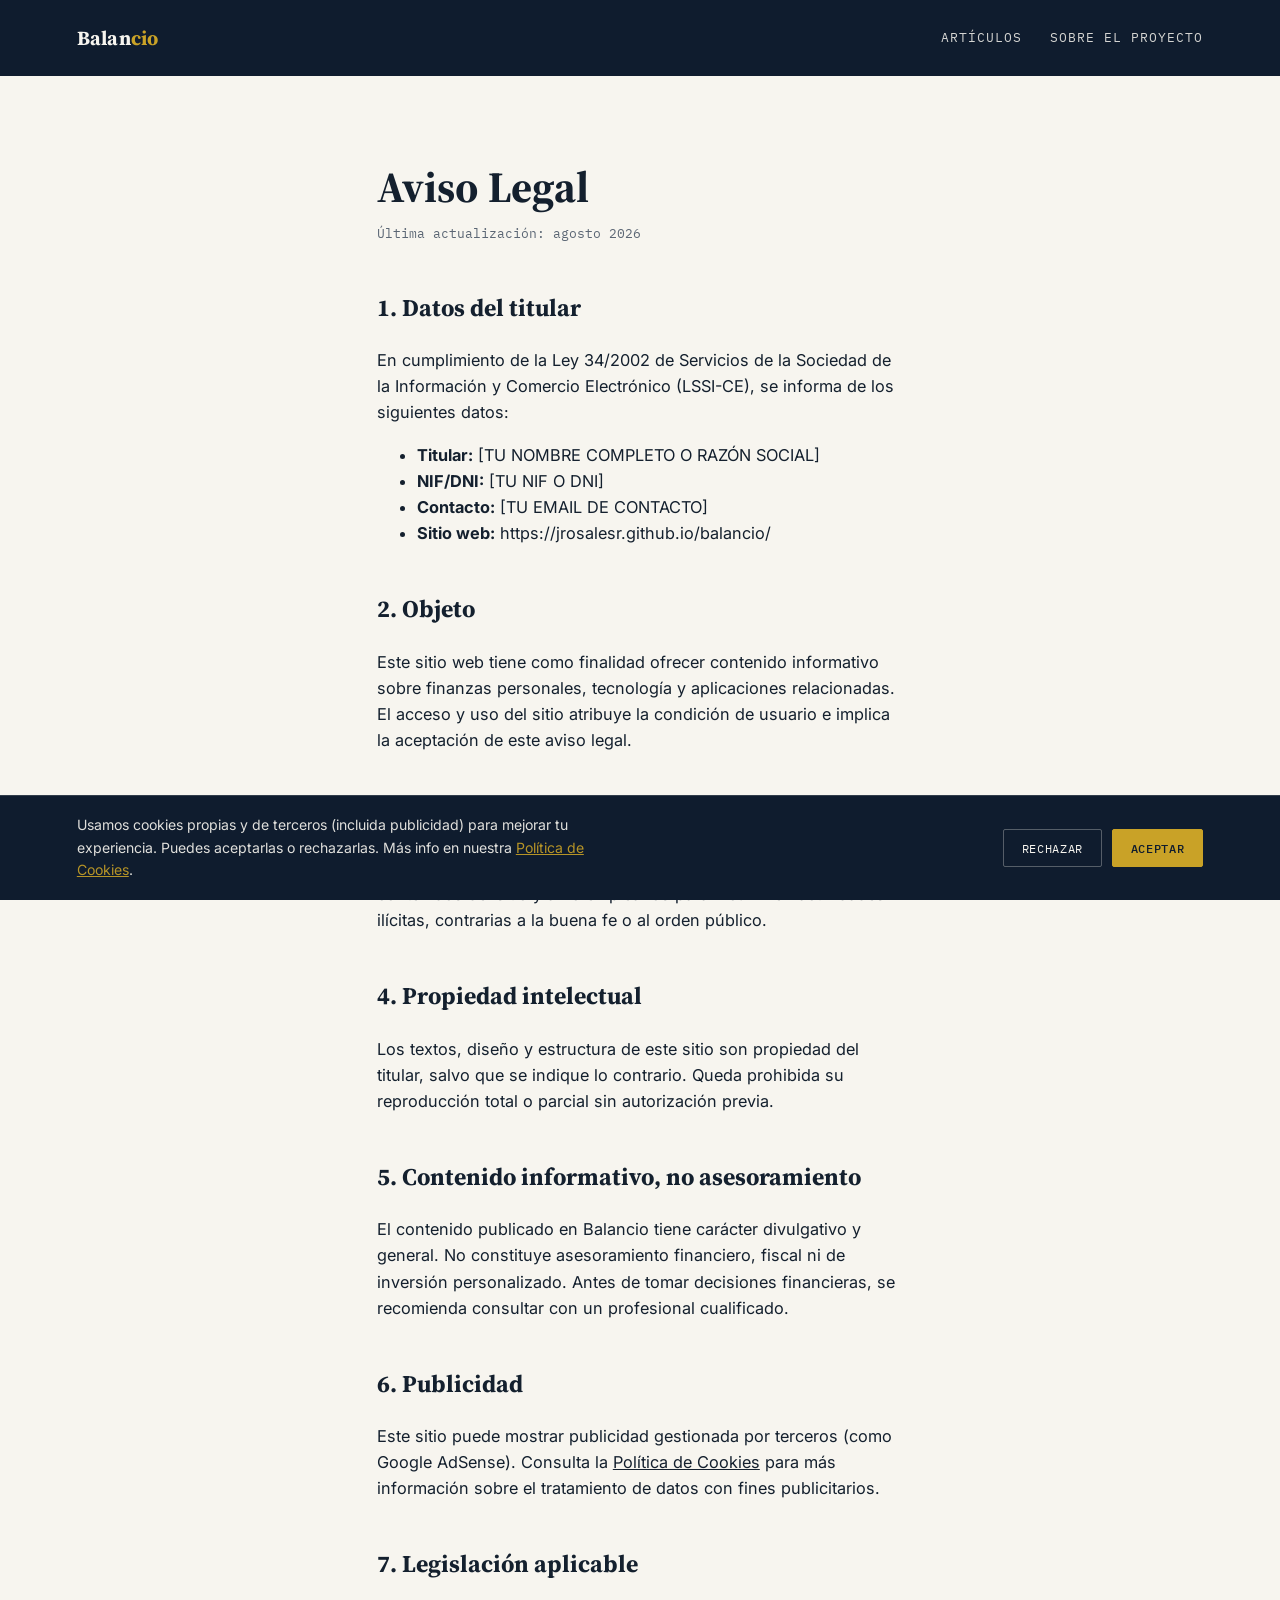
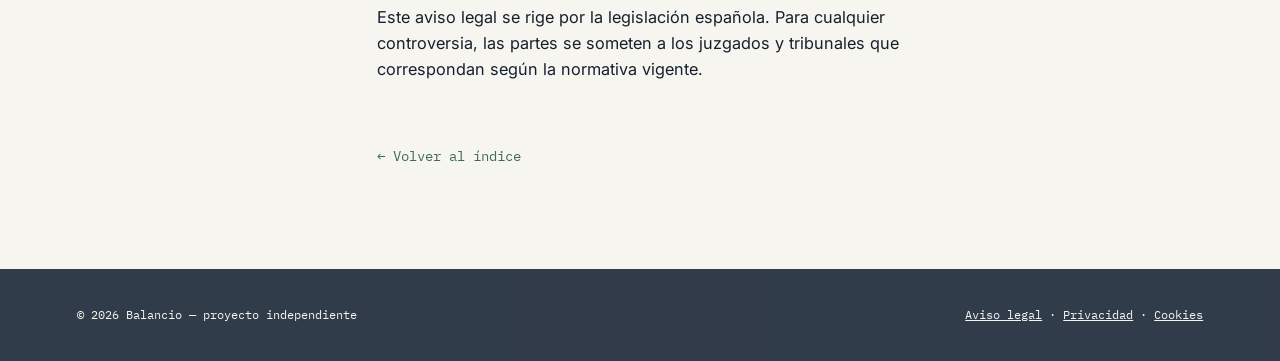
<file: legal/aviso-legal.html>
<!DOCTYPE html>
<html lang="es">
<head>
<meta charset="UTF-8">
<meta name="viewport" content="width=device-width, initial-scale=1.0">
<title>Aviso Legal — Balancio</title>
<meta name="robots" content="noindex">
<link rel="stylesheet" href="../style.css">
<script>document.documentElement.classList.add('has-js');</script>
</head>
<body>

<nav class="nav">
  <a href="../index.html" class="nav__logo">Balan<span>cio</span></a>
  <ul class="nav__links">
    <li><a href="../index.html#articulos">Artículos</a></li>
    <li><a href="../index.html#sobre-mi">Sobre el proyecto</a></li>
  </ul>
</nav>

<article class="article-page" data-reveal>
  <h1>Aviso Legal</h1>
  <p class="meta">Última actualización: agosto 2026</p>

  <h2>1. Datos del titular</h2>
  <p>
    En cumplimiento de la Ley 34/2002 de Servicios de la Sociedad de la Información y Comercio Electrónico (LSSI-CE), se informa de los siguientes datos:
  </p>
  <ul>
    <li><strong>Titular:</strong> [TU NOMBRE COMPLETO O RAZÓN SOCIAL]</li>
    <li><strong>NIF/DNI:</strong> [TU NIF O DNI]</li>
    <li><strong>Contacto:</strong> [TU EMAIL DE CONTACTO]</li>
    <li><strong>Sitio web:</strong> https://jrosalesr.github.io/balancio/</li>
  </ul>

  <h2>2. Objeto</h2>
  <p>Este sitio web tiene como finalidad ofrecer contenido informativo sobre finanzas personales, tecnología y aplicaciones relacionadas. El acceso y uso del sitio atribuye la condición de usuario e implica la aceptación de este aviso legal.</p>

  <h2>3. Condiciones de uso</h2>
  <p>El usuario se compromete a hacer un uso adecuado de los contenidos del sitio y a no emplearlos para incurrir en actividades ilícitas, contrarias a la buena fe o al orden público.</p>

  <h2>4. Propiedad intelectual</h2>
  <p>Los textos, diseño y estructura de este sitio son propiedad del titular, salvo que se indique lo contrario. Queda prohibida su reproducción total o parcial sin autorización previa.</p>

  <h2>5. Contenido informativo, no asesoramiento</h2>
  <p>El contenido publicado en Balancio tiene carácter divulgativo y general. No constituye asesoramiento financiero, fiscal ni de inversión personalizado. Antes de tomar decisiones financieras, se recomienda consultar con un profesional cualificado.</p>

  <h2>6. Publicidad</h2>
  <p>Este sitio puede mostrar publicidad gestionada por terceros (como Google AdSense). Consulta la <a href="politica-cookies.html">Política de Cookies</a> para más información sobre el tratamiento de datos con fines publicitarios.</p>

  <h2>7. Legislación aplicable</h2>
  <p>Este aviso legal se rige por la legislación española. Para cualquier controversia, las partes se someten a los juzgados y tribunales que correspondan según la normativa vigente.</p>

  <a class="back-link" href="../index.html#articulos">← Volver al índice</a>
</article>

<footer>
  <span>© 2026 Balancio — proyecto independiente</span>
  <span><a href="aviso-legal.html">Aviso legal</a> · <a href="politica-privacidad.html">Privacidad</a> · <a href="politica-cookies.html">Cookies</a></span>
</footer>

<div class="cookie-banner" id="cookie-banner" hidden>
  <p>Usamos cookies propias y de terceros (incluida publicidad) para mejorar tu experiencia. Puedes aceptarlas o rechazarlas. Más info en nuestra <a href="politica-cookies.html">Política de Cookies</a>.</p>
  <div class="cookie-banner__actions">
    <button class="reject" id="cookie-reject">Rechazar</button>
    <button class="accept" id="cookie-accept">Aceptar</button>
  </div>
</div>
<script src="../cookies.js"></script>
<script src="../animations.js"></script>

</body>
</html>
</file>
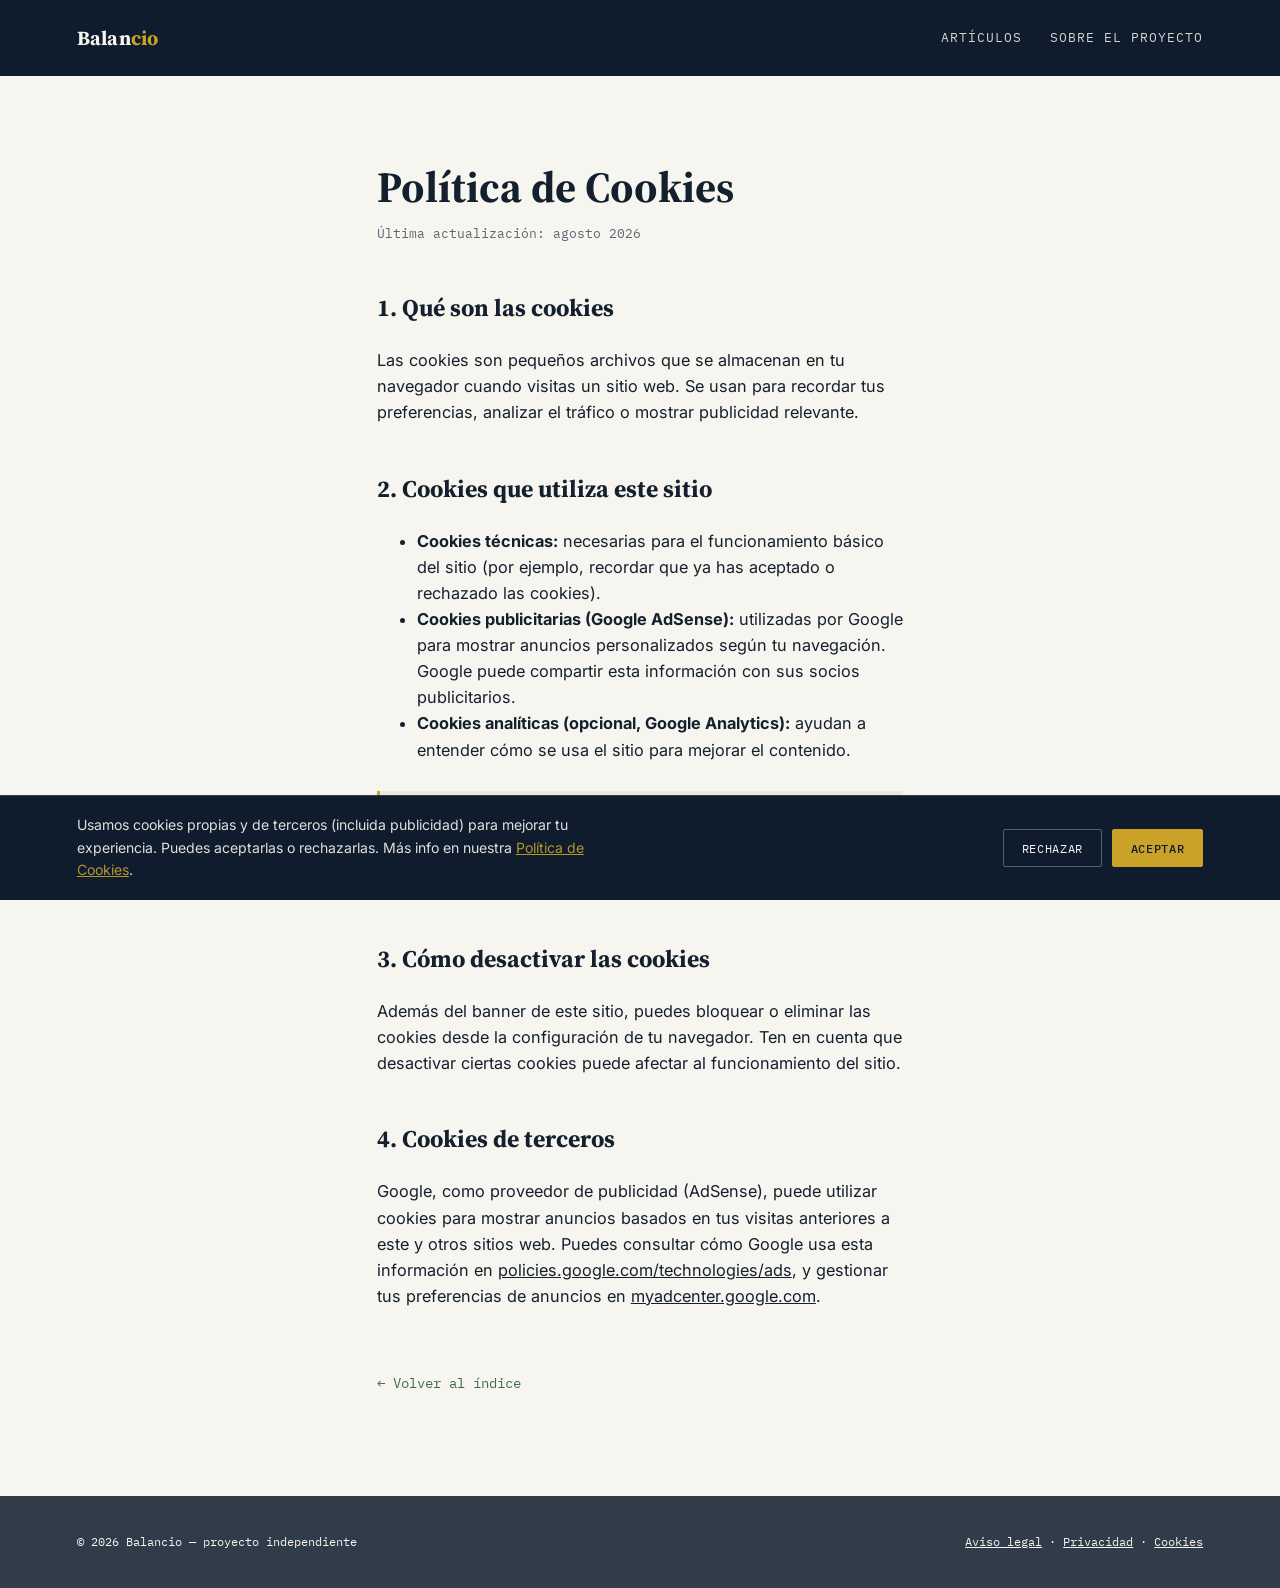
<file: legal/politica-cookies.html>
<!DOCTYPE html>
<html lang="es">
<head>
<meta charset="UTF-8">
<meta name="viewport" content="width=device-width, initial-scale=1.0">
<title>Política de Cookies — Balancio</title>
<meta name="robots" content="noindex">
<link rel="stylesheet" href="../style.css">
<script>document.documentElement.classList.add('has-js');</script>
</head>
<body>

<nav class="nav">
  <a href="../index.html" class="nav__logo">Balan<span>cio</span></a>
  <ul class="nav__links">
    <li><a href="../index.html#articulos">Artículos</a></li>
    <li><a href="../index.html#sobre-mi">Sobre el proyecto</a></li>
  </ul>
</nav>

<article class="article-page" data-reveal>
  <h1>Política de Cookies</h1>
  <p class="meta">Última actualización: agosto 2026</p>

  <h2>1. Qué son las cookies</h2>
  <p>Las cookies son pequeños archivos que se almacenan en tu navegador cuando visitas un sitio web. Se usan para recordar tus preferencias, analizar el tráfico o mostrar publicidad relevante.</p>

  <h2>2. Cookies que utiliza este sitio</h2>
  <ul>
    <li><strong>Cookies técnicas:</strong> necesarias para el funcionamiento básico del sitio (por ejemplo, recordar que ya has aceptado o rechazado las cookies).</li>
    <li><strong>Cookies publicitarias (Google AdSense):</strong> utilizadas por Google para mostrar anuncios personalizados según tu navegación. Google puede compartir esta información con sus socios publicitarios.</li>
    <li><strong>Cookies analíticas (opcional, Google Analytics):</strong> ayudan a entender cómo se usa el sitio para mejorar el contenido.</li>
  </ul>

  <div class="callout">
    Puedes aceptar o rechazar las cookies no esenciales desde el banner que aparece al entrar en el sitio, o cambiar tu decisión en cualquier momento borrando las cookies de tu navegador.
  </div>

  <h2>3. Cómo desactivar las cookies</h2>
  <p>Además del banner de este sitio, puedes bloquear o eliminar las cookies desde la configuración de tu navegador. Ten en cuenta que desactivar ciertas cookies puede afectar al funcionamiento del sitio.</p>

  <h2>4. Cookies de terceros</h2>
  <p>Google, como proveedor de publicidad (AdSense), puede utilizar cookies para mostrar anuncios basados en tus visitas anteriores a este y otros sitios web. Puedes consultar cómo Google usa esta información en <a href="https://policies.google.com/technologies/ads" target="_blank" rel="noopener">policies.google.com/technologies/ads</a>, y gestionar tus preferencias de anuncios en <a href="https://myadcenter.google.com" target="_blank" rel="noopener">myadcenter.google.com</a>.</p>

  <a class="back-link" href="../index.html#articulos">← Volver al índice</a>
</article>

<footer>
  <span>© 2026 Balancio — proyecto independiente</span>
  <span><a href="aviso-legal.html">Aviso legal</a> · <a href="politica-privacidad.html">Privacidad</a> · <a href="politica-cookies.html">Cookies</a></span>
</footer>

<div class="cookie-banner" id="cookie-banner" hidden>
  <p>Usamos cookies propias y de terceros (incluida publicidad) para mejorar tu experiencia. Puedes aceptarlas o rechazarlas. Más info en nuestra <a href="politica-cookies.html">Política de Cookies</a>.</p>
  <div class="cookie-banner__actions">
    <button class="reject" id="cookie-reject">Rechazar</button>
    <button class="accept" id="cookie-accept">Aceptar</button>
  </div>
</div>
<script src="../cookies.js"></script>
<script src="../animations.js"></script>

</body>
</html>
</file>
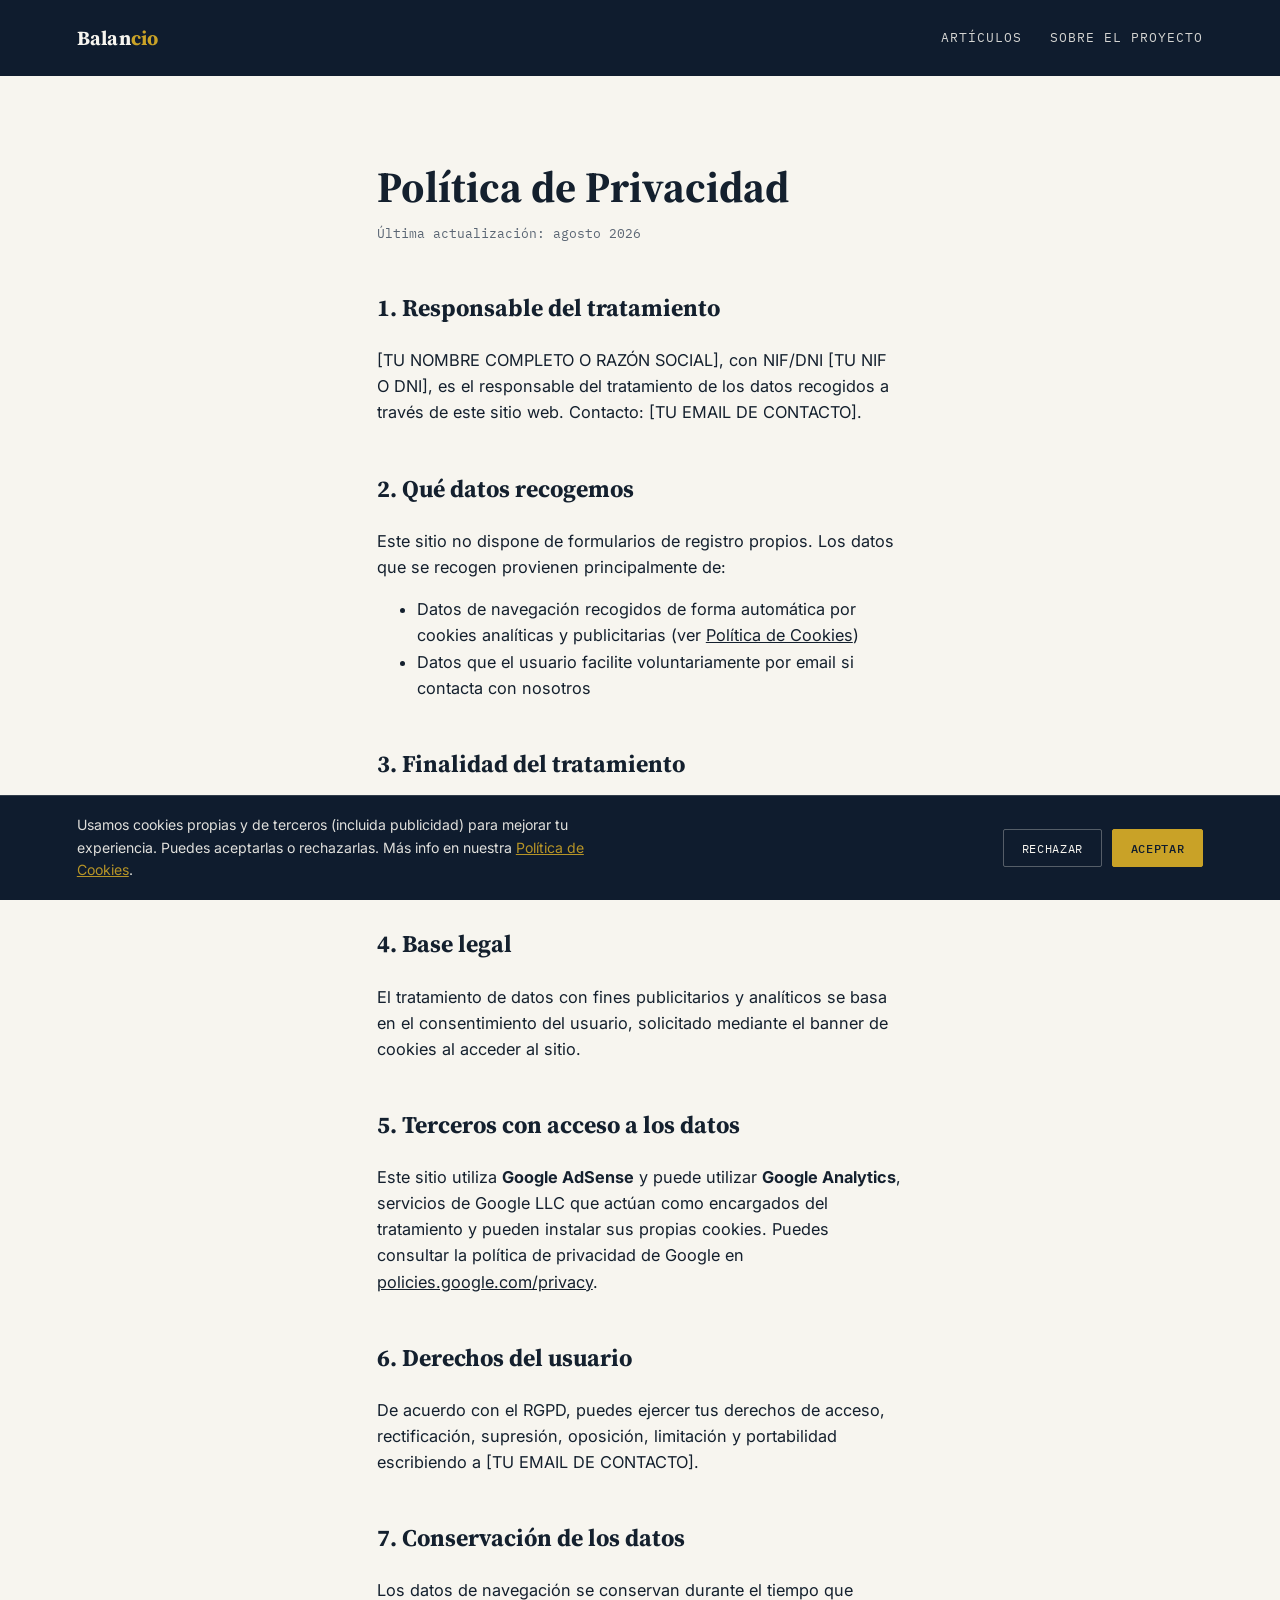
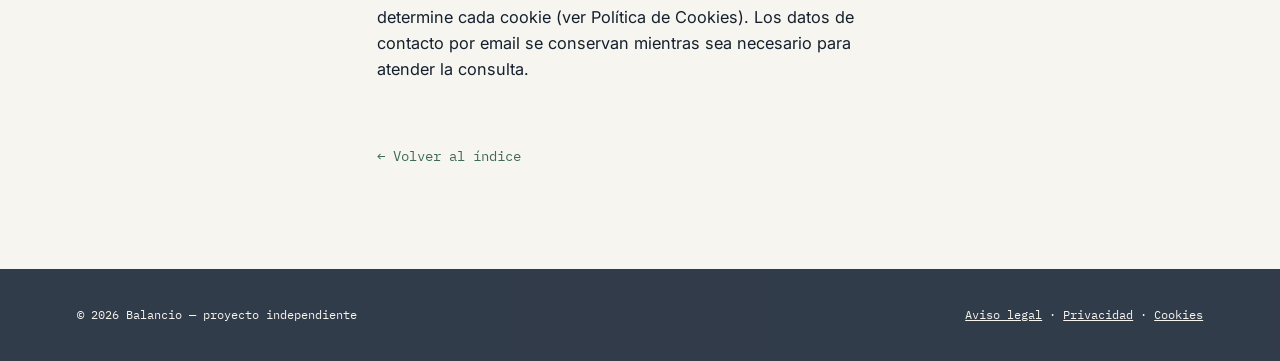
<file: legal/politica-privacidad.html>
<!DOCTYPE html>
<html lang="es">
<head>
<meta charset="UTF-8">
<meta name="viewport" content="width=device-width, initial-scale=1.0">
<title>Política de Privacidad — Balancio</title>
<meta name="robots" content="noindex">
<link rel="stylesheet" href="../style.css">
<script>document.documentElement.classList.add('has-js');</script>
</head>
<body>

<nav class="nav">
  <a href="../index.html" class="nav__logo">Balan<span>cio</span></a>
  <ul class="nav__links">
    <li><a href="../index.html#articulos">Artículos</a></li>
    <li><a href="../index.html#sobre-mi">Sobre el proyecto</a></li>
  </ul>
</nav>

<article class="article-page" data-reveal>
  <h1>Política de Privacidad</h1>
  <p class="meta">Última actualización: agosto 2026</p>

  <h2>1. Responsable del tratamiento</h2>
  <p>
    [TU NOMBRE COMPLETO O RAZÓN SOCIAL], con NIF/DNI [TU NIF O DNI], es el responsable del tratamiento de los datos recogidos a través de este sitio web. Contacto: [TU EMAIL DE CONTACTO].
  </p>

  <h2>2. Qué datos recogemos</h2>
  <p>Este sitio no dispone de formularios de registro propios. Los datos que se recogen provienen principalmente de:</p>
  <ul>
    <li>Datos de navegación recogidos de forma automática por cookies analíticas y publicitarias (ver <a href="politica-cookies.html">Política de Cookies</a>)</li>
    <li>Datos que el usuario facilite voluntariamente por email si contacta con nosotros</li>
  </ul>

  <h2>3. Finalidad del tratamiento</h2>
  <ul>
    <li>Analizar el uso del sitio para mejorar el contenido</li>
    <li>Mostrar publicidad personalizada a través de Google AdSense</li>
    <li>Responder a consultas enviadas por email</li>
  </ul>

  <h2>4. Base legal</h2>
  <p>El tratamiento de datos con fines publicitarios y analíticos se basa en el consentimiento del usuario, solicitado mediante el banner de cookies al acceder al sitio.</p>

  <h2>5. Terceros con acceso a los datos</h2>
  <p>Este sitio utiliza <strong>Google AdSense</strong> y puede utilizar <strong>Google Analytics</strong>, servicios de Google LLC que actúan como encargados del tratamiento y pueden instalar sus propias cookies. Puedes consultar la política de privacidad de Google en <a href="https://policies.google.com/privacy" target="_blank" rel="noopener">policies.google.com/privacy</a>.</p>

  <h2>6. Derechos del usuario</h2>
  <p>De acuerdo con el RGPD, puedes ejercer tus derechos de acceso, rectificación, supresión, oposición, limitación y portabilidad escribiendo a [TU EMAIL DE CONTACTO].</p>

  <h2>7. Conservación de los datos</h2>
  <p>Los datos de navegación se conservan durante el tiempo que determine cada cookie (ver Política de Cookies). Los datos de contacto por email se conservan mientras sea necesario para atender la consulta.</p>

  <a class="back-link" href="../index.html#articulos">← Volver al índice</a>
</article>

<footer>
  <span>© 2026 Balancio — proyecto independiente</span>
  <span><a href="aviso-legal.html">Aviso legal</a> · <a href="politica-privacidad.html">Privacidad</a> · <a href="politica-cookies.html">Cookies</a></span>
</footer>

<div class="cookie-banner" id="cookie-banner" hidden>
  <p>Usamos cookies propias y de terceros (incluida publicidad) para mejorar tu experiencia. Puedes aceptarlas o rechazarlas. Más info en nuestra <a href="politica-cookies.html">Política de Cookies</a>.</p>
  <div class="cookie-banner__actions">
    <button class="reject" id="cookie-reject">Rechazar</button>
    <button class="accept" id="cookie-accept">Aceptar</button>
  </div>
</div>
<script src="../cookies.js"></script>
<script src="../animations.js"></script>

</body>
</html>
</file>
<file: style.css>
@import url('https://fonts.googleapis.com/css2?family=Source+Serif+4:opsz,wght@8..60,400;8..60,600;8..60,700&family=IBM+Plex+Mono:wght@400;500&family=Inter:wght@400;500&display=swap');

:root{
  --ink:        #0F1C2E;
  --ink-soft:   #1C2E44;
  --paper:      #F7F5EF;
  --paper-dim:  #EDE9DE;
  --text-on-paper: #14202E;
  --text-muted: #5B6674;
  --gold:       #C9A227;
  --growth:     #3F6B52;
  --loss:       #A34C3D;

  --serif: 'Source Serif 4', Georgia, serif;
  --mono:  'IBM Plex Mono', 'Courier New', monospace;
  --sans:  'Inter', system-ui, sans-serif;
}

*{ box-sizing: border-box; }

html{ scroll-behavior: smooth; }

body{
  margin: 0;
  background: var(--paper);
  color: var(--text-on-paper);
  font-family: var(--sans);
  line-height: 1.6;
}

a{ color: inherit; }

/* ---------- NAV ---------- */
.nav{
  display: flex;
  align-items: center;
  justify-content: space-between;
  padding: 22px 6vw;
  background: var(--ink);
  color: var(--paper);
}
.nav__logo{
  font-family: var(--serif);
  font-weight: 700;
  font-size: 1.25rem;
  text-decoration: none;
  color: var(--paper);
  letter-spacing: 0.01em;
  display: inline-block;
  transition: transform 0.25s var(--ease);
}
.nav__logo:hover{ transform: translateY(-1px); }
.nav__logo span{ color: var(--gold); transition: color 0.25s var(--ease); }
.nav__logo:hover span{ color: #ddb84a; }
.nav__links{
  display: flex;
  gap: 28px;
  list-style: none;
  margin: 0; padding: 0;
  font-family: var(--mono);
  font-size: 0.8rem;
  text-transform: uppercase;
  letter-spacing: 0.08em;
}
.nav__links a{
  text-decoration: none;
  opacity: 0.85;
  position: relative;
  padding-bottom: 4px;
}
.nav__links a::after{
  content: '';
  position: absolute;
  left: 0; bottom: 0;
  width: 100%;
  height: 1px;
  background: var(--gold);
  transform: scaleX(0);
  transform-origin: left;
  transition: transform 0.3s var(--ease);
}
.nav__links a:hover, .nav__links a:focus-visible{ opacity: 1; color: var(--gold); }
.nav__links a:hover::after, .nav__links a:focus-visible::after{ transform: scaleX(1); }

/* ---------- TICKER (signature element) ---------- */
.ticker{
  background: var(--ink-soft);
  border-top: 1px solid rgba(247,245,239,0.12);
  border-bottom: 1px solid rgba(247,245,239,0.12);
  overflow: hidden;
  white-space: nowrap;
  -webkit-mask-image: linear-gradient(90deg, transparent 0, #000 48px, #000 calc(100% - 48px), transparent 100%);
  mask-image: linear-gradient(90deg, transparent 0, #000 48px, #000 calc(100% - 48px), transparent 100%);
}
.ticker__track{
  display: inline-flex;
  gap: 48px;
  padding: 11px 0;
  animation: scroll-ticker 32s linear infinite;
  will-change: transform;
}
.ticker:hover .ticker__track{ animation-play-state: paused; }
.ticker__item{
  font-family: var(--mono);
  font-size: 0.82rem;
  color: var(--paper);
  opacity: 0.9;
  display: inline-flex;
  gap: 8px;
  align-items: baseline;
  padding: 2px 6px;
  border-radius: 3px;
  transition: opacity 0.2s var(--ease), background 0.2s var(--ease), color 0.2s var(--ease), transform 0.2s var(--ease);
  cursor: default;
}
.ticker__item:hover{
  opacity: 1;
  background: rgba(201,162,39,0.14);
  color: var(--gold);
  transform: translateX(4px);
}
.ticker__item:hover b{ color: var(--gold); }
.ticker__item b{ color: var(--paper); font-weight: 500; }
.up{ color: #7FAE8F; }
.down{ color: #C98277; }

@keyframes scroll-ticker{
  from{ transform: translateX(0); }
  to{ transform: translateX(-50%); }
}
@media (prefers-reduced-motion: reduce){
  .ticker__track{ animation: none; }
}

/* ---------- HERO ---------- */
.hero{
  display: grid;
  grid-template-columns: 1.3fr 1fr;
  gap: 48px;
  padding: 88px 6vw 96px;
  align-items: center;
}
.hero__eyebrow{
  font-family: var(--mono);
  font-size: 0.78rem;
  text-transform: uppercase;
  letter-spacing: 0.12em;
  color: var(--growth);
  margin: 0 0 18px;
}
.hero h1{
  font-family: var(--serif);
  font-size: clamp(2.4rem, 4.2vw, 3.6rem);
  line-height: 1.08;
  margin: 0 0 22px;
  font-weight: 700;
  letter-spacing: -0.01em;
}
.hero h1 em{
  font-style: normal;
  color: var(--gold);
}
.hero p.lede{
  font-size: 1.08rem;
  color: var(--text-muted);
  max-width: 46ch;
  margin: 0 0 30px;
}
.btn{
  display: inline-block;
  background: var(--ink);
  color: var(--paper);
  font-family: var(--mono);
  font-size: 0.85rem;
  text-transform: uppercase;
  letter-spacing: 0.06em;
  text-decoration: none;
  padding: 14px 24px;
  border-radius: 2px;
  transition: background 0.2s var(--ease), transform 0.2s var(--ease), box-shadow 0.2s var(--ease);
}
.btn:hover, .btn:focus-visible{
  background: var(--growth);
  transform: translateY(-2px);
  box-shadow: 0 8px 18px rgba(63,107,82,0.28);
}
.btn:active{ transform: translateY(0); }

/* Index-card stat block */
.ledger-card{
  background: var(--paper);
  border: 1px solid rgba(15,28,46,0.15);
  border-radius: 4px;
  padding: 28px 26px;
  box-shadow: 4px 4px 0 rgba(15,28,46,0.06);
  transition: transform 0.35s var(--ease), box-shadow 0.35s var(--ease);
}
.ledger-card:hover{
  transform: translate(-2px, -2px);
  box-shadow: 7px 7px 0 rgba(15,28,46,0.08);
}
.ledger-card__title{
  font-family: var(--mono);
  font-size: 0.72rem;
  text-transform: uppercase;
  letter-spacing: 0.1em;
  color: var(--text-muted);
  margin: 0 0 16px;
}
.ledger-row{
  display: flex;
  justify-content: space-between;
  padding: 10px 0;
  border-top: 1px solid var(--paper-dim);
  font-family: var(--mono);
  font-size: 0.9rem;
  transition: padding-left 0.25s var(--ease), background 0.25s var(--ease);
}
.ledger-row:hover{
  padding-left: 8px;
  background: linear-gradient(90deg, rgba(201,162,39,0.08), transparent 60%);
}
.ledger-row:first-of-type{ border-top: none; }
.ledger-row .val{ transition: transform 0.25s var(--ease); display: inline-block; }
.ledger-row:hover .val{ transform: scale(1.12); }
.ledger-row .val.up{ color: var(--growth); }
.ledger-row .val.down{ color: var(--loss); }

/* ---------- ARTICLE LIST ---------- */
.section-label{
  font-family: var(--mono);
  font-size: 0.78rem;
  text-transform: uppercase;
  letter-spacing: 0.12em;
  color: var(--text-muted);
  padding: 0 6vw;
  margin: 8px 0 0;
}
.articles{
  padding: 18px 6vw 100px;
}
.article-row{
  display: grid;
  grid-template-columns: 90px 1fr 130px;
  gap: 28px;
  align-items: baseline;
  padding: 28px 0;
  border-top: 1px solid rgba(15,28,46,0.14);
  text-decoration: none;
  color: inherit;
  transition: padding-left 0.3s var(--ease), background 0.3s var(--ease);
}
.article-row:hover, .article-row:focus-visible{
  padding-left: 10px;
  background: linear-gradient(90deg, rgba(201,162,39,0.08), transparent 40%);
}
.articles > a:last-child{ border-bottom: 1px solid rgba(15,28,46,0.14); }
.article-row__no{
  font-family: var(--mono);
  color: var(--gold);
  font-size: 0.9rem;
  transition: transform 0.3s var(--ease);
}
.article-row:hover .article-row__no{ transform: scale(1.15); }
.article-row__title{
  font-family: var(--serif);
  font-size: 1.4rem;
  font-weight: 600;
  margin: 0 0 8px;
}
.article-row__excerpt{
  color: var(--text-muted);
  font-size: 0.96rem;
  max-width: 62ch;
}
.article-row__meta{
  font-family: var(--mono);
  font-size: 0.78rem;
  color: var(--text-muted);
  text-align: right;
  align-self: start;
}
.article-row:hover .article-row__title,
.article-row:focus-visible .article-row__title{ color: var(--growth); }

/* ---------- FOOTER ---------- */
footer{
  background: var(--ink);
  color: var(--paper);
  padding: 36px 6vw;
  font-family: var(--mono);
  font-size: 0.78rem;
  display: flex;
  justify-content: space-between;
  flex-wrap: wrap;
  gap: 10px;
  opacity: 0.85;
}

/* ---------- ARTICLE PAGE ---------- */
.article-page{
  max-width: 68ch;
  margin: 0 auto;
  padding: 72px 6vw 100px;
}
.article-page .eyebrow{
  font-family: var(--mono);
  font-size: 0.78rem;
  text-transform: uppercase;
  letter-spacing: 0.1em;
  color: var(--growth);
}
.article-page h1{
  font-family: var(--serif);
  font-size: clamp(2rem, 4vw, 2.7rem);
  line-height: 1.15;
  margin: 14px 0 8px;
}
.article-page .meta{
  font-family: var(--mono);
  font-size: 0.8rem;
  color: var(--text-muted);
  margin-bottom: 40px;
}
.article-page h2{
  font-family: var(--serif);
  font-size: 1.5rem;
  margin-top: 44px;
}
.article-page p{ font-size: 1.02rem; }
.article-page ul{ font-size: 1.02rem; }
.callout{
  border-left: 3px solid var(--gold);
  background: var(--paper-dim);
  padding: 16px 20px;
  font-size: 0.95rem;
  margin: 28px 0;
}
.back-link{
  display: inline-block;
  margin-top: 48px;
  font-family: var(--mono);
  font-size: 0.85rem;
  color: var(--growth);
  text-decoration: none;
}

/* ---------- RESPONSIVE ---------- */
@media (max-width: 820px){
  .hero{ grid-template-columns: 1fr; padding: 56px 6vw 64px; }
  .article-row{ grid-template-columns: 1fr; gap: 6px; }
  .article-row__meta{ text-align: left; }
  .nav__links{ gap: 16px; font-size: 0.72rem; }
}

/* ---------- MOTION SYSTEM ---------- */
:root{ --ease: cubic-bezier(0.22, 1, 0.36, 1); }

html:not(.has-js) [data-reveal]{ opacity: 1; transform: none; }

[data-reveal]{
  opacity: 0;
  transform: translateY(18px);
  transition: opacity 0.7s var(--ease), transform 0.7s var(--ease);
}
[data-reveal].is-visible{ opacity: 1; transform: translateY(0); }

[data-reveal-list] > *{
  opacity: 0;
  transform: translateY(14px);
  transition: opacity 0.55s var(--ease), transform 0.55s var(--ease);
}
[data-reveal-list].is-visible > *{ opacity: 1; transform: translateY(0); }
[data-reveal-list].is-visible > *:nth-child(1){ transition-delay: 0.05s; }
[data-reveal-list].is-visible > *:nth-child(2){ transition-delay: 0.15s; }
[data-reveal-list].is-visible > *:nth-child(3){ transition-delay: 0.25s; }
[data-reveal-list].is-visible > *:nth-child(4){ transition-delay: 0.35s; }
html:not(.has-js) [data-reveal-list] > *{ opacity: 1; transform: none; }

@media (prefers-reduced-motion: reduce){
  [data-reveal], [data-reveal-list] > *{
    transition: none !important;
    opacity: 1 !important;
    transform: none !important;
  }
}

/* ---------- COOKIE BANNER ---------- */
.cookie-banner{
  position: fixed;
  left: 0; right: 0; bottom: 0;
  z-index: 999;
  background: var(--ink);
  color: var(--paper);
  padding: 18px 6vw;
  display: flex;
  flex-wrap: wrap;
  gap: 16px;
  align-items: center;
  justify-content: space-between;
  border-top: 1px solid rgba(247,245,239,0.15);
}
.cookie-banner p{
  margin: 0;
  font-size: 0.88rem;
  max-width: 60ch;
  color: var(--paper);
  opacity: 0.9;
}
.cookie-banner a{ color: var(--gold); text-decoration: underline; }
.cookie-banner__actions{ display: flex; gap: 10px; flex-shrink: 0; }
.cookie-banner__actions button{
  font-family: var(--mono);
  font-size: 0.78rem;
  text-transform: uppercase;
  letter-spacing: 0.05em;
  padding: 10px 18px;
  border-radius: 2px;
  border: 1px solid rgba(247,245,239,0.3);
  background: transparent;
  color: var(--paper);
  cursor: pointer;
}
.cookie-banner__actions button.accept{
  background: var(--gold);
  border-color: var(--gold);
  color: var(--ink);
  font-weight: 500;
}
.cookie-banner[hidden]{ display: none; }

/* Focus visibility */
a:focus-visible, button:focus-visible{
  outline: 2px solid var(--gold);
  outline-offset: 2px;
}
</file>
